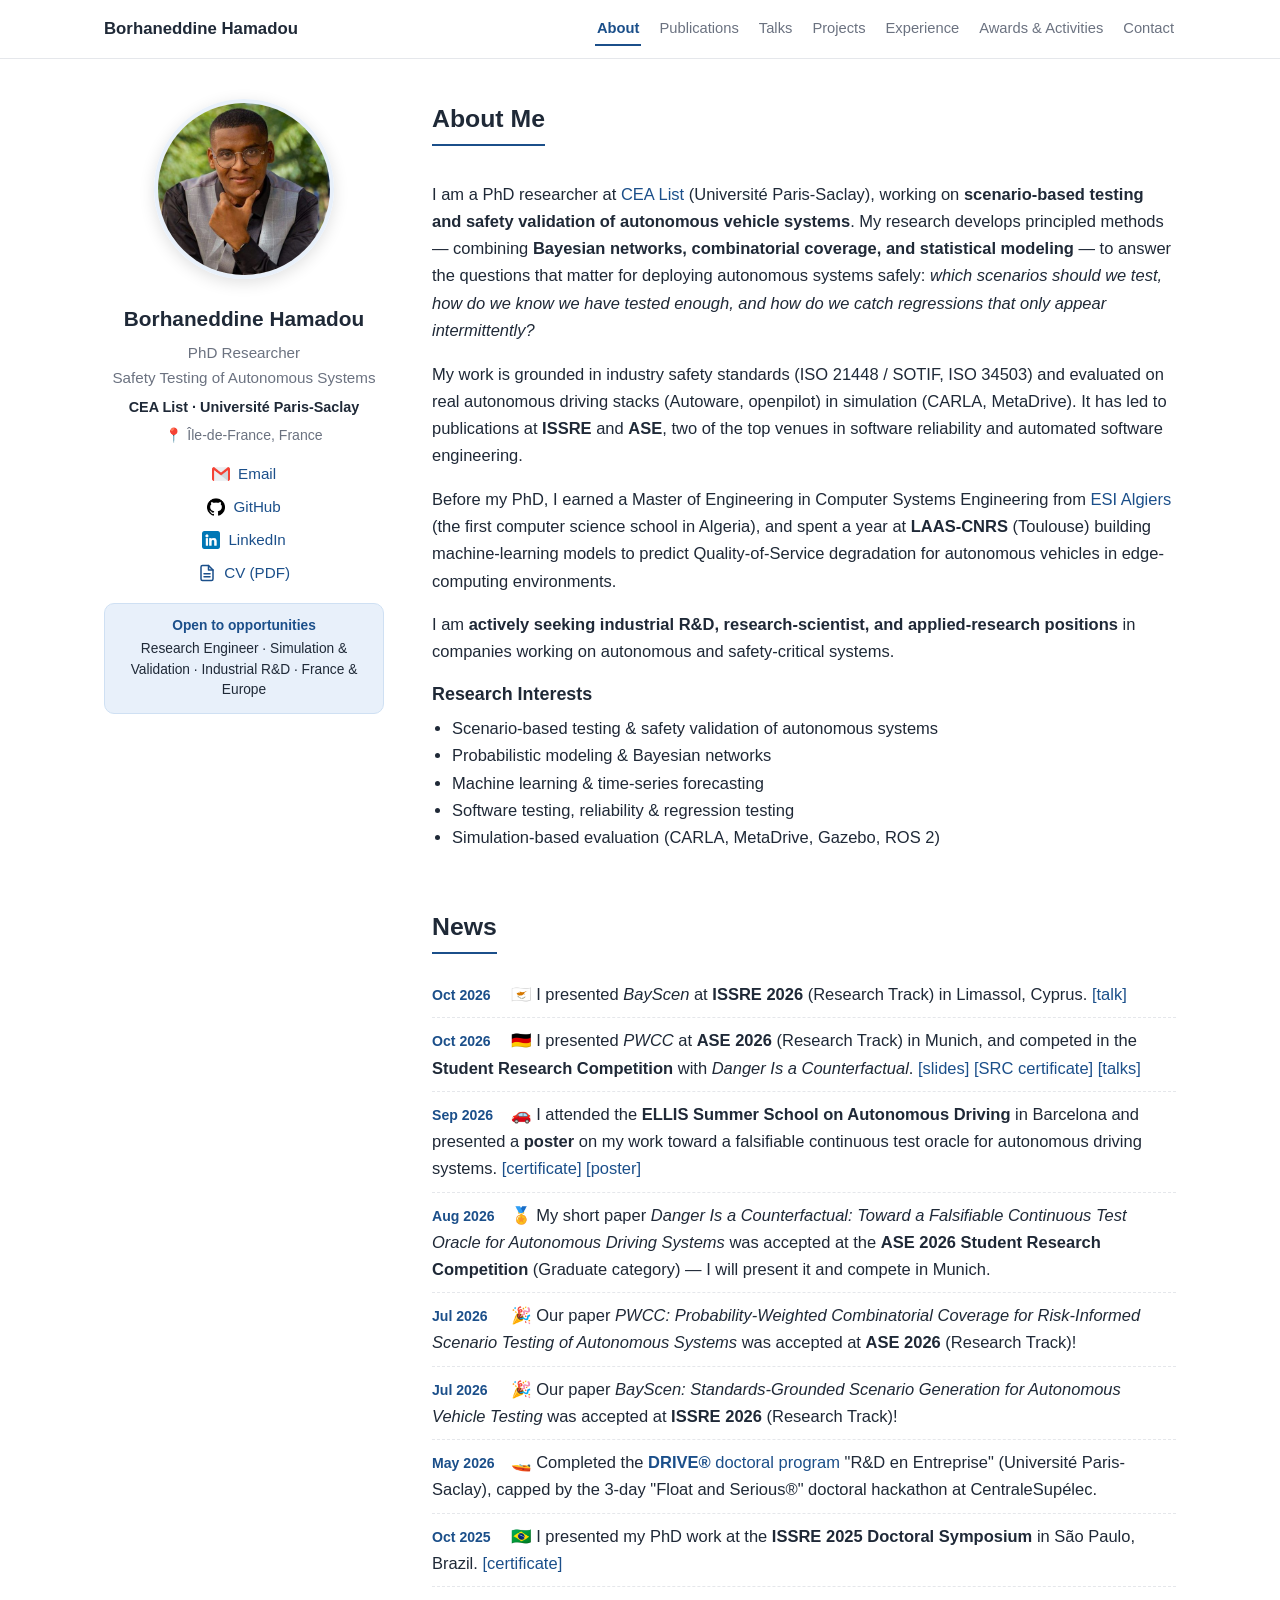
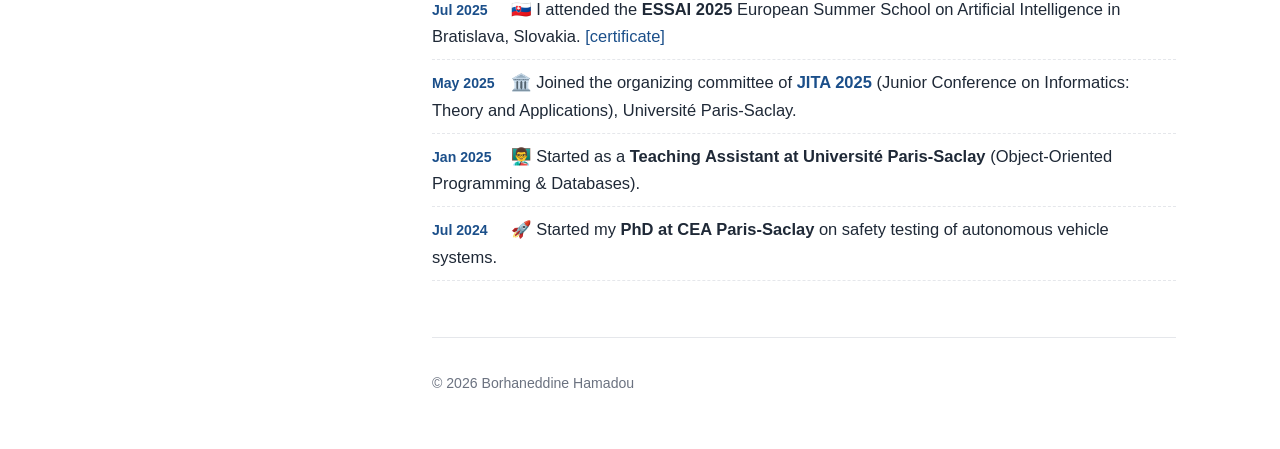
<file: index.html>
<!DOCTYPE html>
<html lang="en">
<head>
  <meta charset="UTF-8">
  <meta name="viewport" content="width=device-width, initial-scale=1.0">
  <title>Borhaneddine Hamadou — PhD Researcher in Autonomous Systems Safety Testing</title>
  <meta name="description" content="Borhaneddine Hamadou is a PhD researcher at CEA List, Université Paris-Saclay, working on scenario-based testing and safety validation of autonomous vehicle systems. Publications at ISSRE and ASE.">
  <meta name="author" content="Borhaneddine Hamadou">
  <meta name="keywords" content="Borhaneddine Hamadou, autonomous vehicles, scenario-based testing, safety validation, verification and validation, Bayesian networks, machine learning, PhD, CEA, Paris-Saclay, ISSRE, ASE, research scientist, industrial R&D">
  <link rel="canonical" href="https://borhaneddinehamadou.github.io/">

  <!-- Open Graph / social sharing -->
  <meta property="og:type" content="website">
  <meta property="og:title" content="Borhaneddine Hamadou — PhD Researcher in Autonomous Systems Safety Testing">
  <meta property="og:description" content="Borhaneddine Hamadou is a PhD researcher at CEA List, Université Paris-Saclay, working on scenario-based testing and safety validation of autonomous vehicle systems. Publications at ISSRE and ASE.">
  <meta property="og:image" content="https://borhaneddinehamadou.github.io/img/web/borhaneddine.jpg">
  <meta property="og:url" content="https://borhaneddinehamadou.github.io/">
  <meta name="twitter:card" content="summary">

  <link rel="icon" type="image/svg+xml" href="favicon.svg">
  <link rel="stylesheet" href="css/style.css">
  <script type="application/ld+json">
  {
    "@context": "https://schema.org",
    "@type": "Person",
    "name": "Borhaneddine Hamadou",
    "jobTitle": "PhD Researcher in Safety Testing of Autonomous Systems",
    "affiliation": [
      { "@type": "Organization", "name": "CEA List" },
      { "@type": "CollegeOrUniversity", "name": "Université Paris-Saclay" }
    ],
    "email": "mailto:borhaneddine.hamadou@cea.fr",
    "image": "https://borhaneddinehamadou.github.io/img/web/borhaneddine.jpg",
    "url": "https://borhaneddinehamadou.github.io/",
    "sameAs": [
      "https://github.com/BorhaneddineHamadou",
      "https://www.linkedin.com/in/borhaneddine-hamadou-48272431b/"
    ],
    "knowsAbout": ["Autonomous Vehicles", "Scenario-Based Testing", "Safety Validation", "Bayesian Networks", "Machine Learning", "Software Reliability"],
    "alumniOf": { "@type": "CollegeOrUniversity", "name": "École nationale Supérieure d'Informatique d'Alger (ESI)" }
  }
  </script>
</head>
<body>

<header class="site-nav" id="top">
  <nav aria-label="Main navigation">
    <a href="index.html" class="brand">Borhaneddine Hamadou</a>
    <input type="checkbox" id="nav-toggle" class="nav-toggle">
    <label for="nav-toggle" class="nav-toggle-label" title="Menu"><span class="nav-burger"></span><span class="sr-only">Menu</span></label>
    <div class="nav-links">
      <a href="index.html" class="active">About</a>
      <a href="publications.html">Publications</a>
      <a href="talks.html">Talks</a>
      <a href="projects.html">Projects</a>
      <a href="experience.html">Experience</a>
      <a href="activities.html">Awards &amp; Activities</a>
      <a href="contact.html">Contact</a>
    </div>
  </nav>
</header>

<div class="layout">

  <!-- ============ SIDEBAR ============ -->
  <aside class="sidebar">
    <img src="img/web/borhaneddine.jpg" alt="Portrait of Borhaneddine Hamadou" class="avatar" width="180" height="180">
    <h1 class="name">Borhaneddine Hamadou</h1>
    <p class="tagline">PhD Researcher<br>Safety Testing of Autonomous Systems</p>
    <p class="affil">CEA List · Université Paris-Saclay</p>
    <p class="location">📍 Île-de-France, France</p>
    <ul class="side-links">
      <li><a href="mailto:borhaneddine.hamadou@cea.fr"><img src="img/web/gmail.png" alt="" class="icon" width="18" height="18"> Email</a></li>
      <li><a href="https://github.com/BorhaneddineHamadou" target="_blank" rel="noopener"><img src="img/web/github.png" alt="" class="icon" width="18" height="18"> GitHub</a></li>
      <li><a href="https://www.linkedin.com/in/borhaneddine-hamadou-48272431b/" target="_blank" rel="noopener"><img src="img/web/linkedin.png" alt="" class="icon" width="18" height="18"> LinkedIn</a></li>
      <li><a href="docs/Hamadou_Borhaneddine_CV.pdf" target="_blank" rel="noopener"><img src="img/web/cv.svg" alt="" class="icon" width="18" height="18"> CV (PDF)</a></li>
    </ul>
    <div class="availability">
      <strong>Open to opportunities</strong>
      <span>Research Engineer &middot; Simulation &amp; Validation &middot; Industrial R&amp;D &middot; France &amp; Europe</span>
    </div>
  </aside>

  <!-- ============ MAIN ============ -->
  <main>

    <section id="about">
      <h2>About Me</h2>
      <p>
        I am a PhD researcher at <a href="https://list.cea.fr/en/" target="_blank" rel="noopener">CEA List</a> (Universit&eacute; Paris-Saclay),
        working on <strong>scenario-based testing and safety validation of autonomous vehicle systems</strong>.
        My research develops principled methods &mdash; combining <strong>Bayesian networks, combinatorial coverage, and statistical modeling</strong> &mdash;
        to answer the questions that matter for deploying autonomous systems safely: <em>which scenarios should we test, how do we know
        we have tested enough, and how do we catch regressions that only appear intermittently?</em>
      </p>
      <p>
        My work is grounded in industry safety standards (ISO 21448 / SOTIF, ISO 34503) and evaluated on real
        autonomous driving stacks (Autoware, openpilot) in simulation (CARLA, MetaDrive). It has led to publications at
        <strong>ISSRE</strong> and <strong>ASE</strong>, two of the top venues in software reliability and automated software engineering.
      </p>
      <p>
        Before my PhD, I earned a Master of Engineering in Computer Systems Engineering from
        <a href="https://www.esi.dz/" target="_blank" rel="noopener">ESI Algiers</a> (the first computer science school in Algeria), and spent a year at
        <strong>LAAS-CNRS</strong> (Toulouse) building machine-learning models to predict Quality-of-Service degradation for
        autonomous vehicles in edge-computing environments.
      </p>
      <p>
        I am <strong>actively seeking industrial R&amp;D, research-scientist, and applied-research
        positions</strong> in companies working on autonomous and safety-critical systems. 
        <!-- &mdash; where
        rigorous research meets real-world engineering. -->
      </p>
      <h3>Research Interests</h3>
      <ul class="interests">
        <li>Scenario-based testing &amp; safety validation of autonomous systems</li>
        <li>Probabilistic modeling &amp; Bayesian networks</li>
        <li>Machine learning &amp; time-series forecasting</li>
        <li>Software testing, reliability &amp; regression testing</li>
        <li>Simulation-based evaluation (CARLA, MetaDrive, Gazebo, ROS 2)</li>
      </ul>
    </section>

    <section id="news">
      <h2>News</h2>
      <ul class="news-list">
        <li><span class="news-date">Oct 2026</span> 🇨🇾 I presented <em>BayScen</em> at <strong>ISSRE 2026</strong> (Research Track) in Limassol, Cyprus. <a href="talks.html">[talk]</a></li>
        <li><span class="news-date">Oct 2026</span> 🇩🇪 I presented <em>PWCC</em> at <strong>ASE 2026</strong> (Research Track) in Munich, and competed in the <strong>Student Research Competition</strong> with <em>Danger Is a Counterfactual</em>. <a href="docs/slides/main_conference_PWCC.pdf" target="_blank" rel="noopener">[slides]</a> <a href="certifications/SRC_Certificate.pdf" target="_blank" rel="noopener">[SRC certificate]</a> <a href="talks.html">[talks]</a></li>
        <li><span class="news-date">Sep 2026</span> 🚗 I attended the <strong>ELLIS Summer School on Autonomous Driving</strong> in Barcelona and presented a <strong>poster</strong> on my work toward a falsifiable continuous test oracle for autonomous driving systems. <a href="certifications/Certificateofattendance_BorhaneddineHamadou.pdf" target="_blank" rel="noopener">[certificate]</a> <a href="docs/posters/ELLIS2026_Danger_Is_a_Counterfactual_poster.pdf" target="_blank" rel="noopener">[poster]</a></li>
        <li><span class="news-date">Aug 2026</span> 🏅 My short paper <em>Danger Is a Counterfactual: Toward a Falsifiable Continuous Test Oracle for Autonomous Driving Systems</em> was accepted at the <strong>ASE 2026 Student Research Competition</strong> (Graduate category) — I will present it and compete in Munich.</li>
        <li><span class="news-date">Jul 2026</span> 🎉 Our paper <em>PWCC: Probability-Weighted Combinatorial Coverage for Risk-Informed Scenario Testing of Autonomous Systems</em> was accepted at <strong>ASE 2026</strong> (Research Track)!</li>
        <li><span class="news-date">Jul 2026</span> 🎉 Our paper <em>BayScen: Standards-Grounded Scenario Generation for Autonomous Vehicle Testing</em> was accepted at <strong>ISSRE 2026</strong> (Research Track)!</li>
        <li><span class="news-date">May 2026</span> 🚤 Completed the <a href="https://www.universite-paris-saclay.fr/parcours-rd-en-entreprise#home200162" target="_blank" rel="noopener"><strong>DRIVE&reg;</strong> doctoral program</a> "R&amp;D en Entreprise" (Universit&eacute; Paris-Saclay), capped by the 3-day "Float and Serious&reg;" doctoral hackathon at CentraleSup&eacute;lec.</li>
        <li><span class="news-date">Oct 2025</span> 🇧🇷 I presented my PhD work at the <strong>ISSRE 2025 Doctoral Symposium</strong> in S&atilde;o Paulo, Brazil. <a href="certifications/ISSRE 2025.pdf" target="_blank" rel="noopener">[certificate]</a></li>
        <li><span class="news-date">Jul 2025</span> 🇸🇰 I attended the <strong>ESSAI 2025</strong> European Summer School on Artificial Intelligence in Bratislava, Slovakia. <a href="certifications/essai.pdf" target="_blank" rel="noopener">[certificate]</a></li>
        <li><span class="news-date">May 2025</span> 🏛️ Joined the organizing committee of <a href="https://jita2025.github.io/jita2025/" target="_blank" rel="noopener"><strong>JITA 2025</strong></a> (Junior Conference on Informatics: Theory and Applications), Universit&eacute; Paris-Saclay.</li>
        <li><span class="news-date">Jan 2025</span> 👨‍🏫 Started as a <strong>Teaching Assistant at Universit&eacute; Paris-Saclay</strong> (Object-Oriented Programming &amp; Databases).</li>
        <li><span class="news-date">Jul 2024</span> 🚀 Started my <strong>PhD at CEA Paris-Saclay</strong> on safety testing of autonomous vehicle systems.</li>
      </ul>
    </section>

    <footer>
      <p>© 2026 Borhaneddine Hamadou</p>
    </footer>

  </main>
</div>

</body>
</html>
</file>
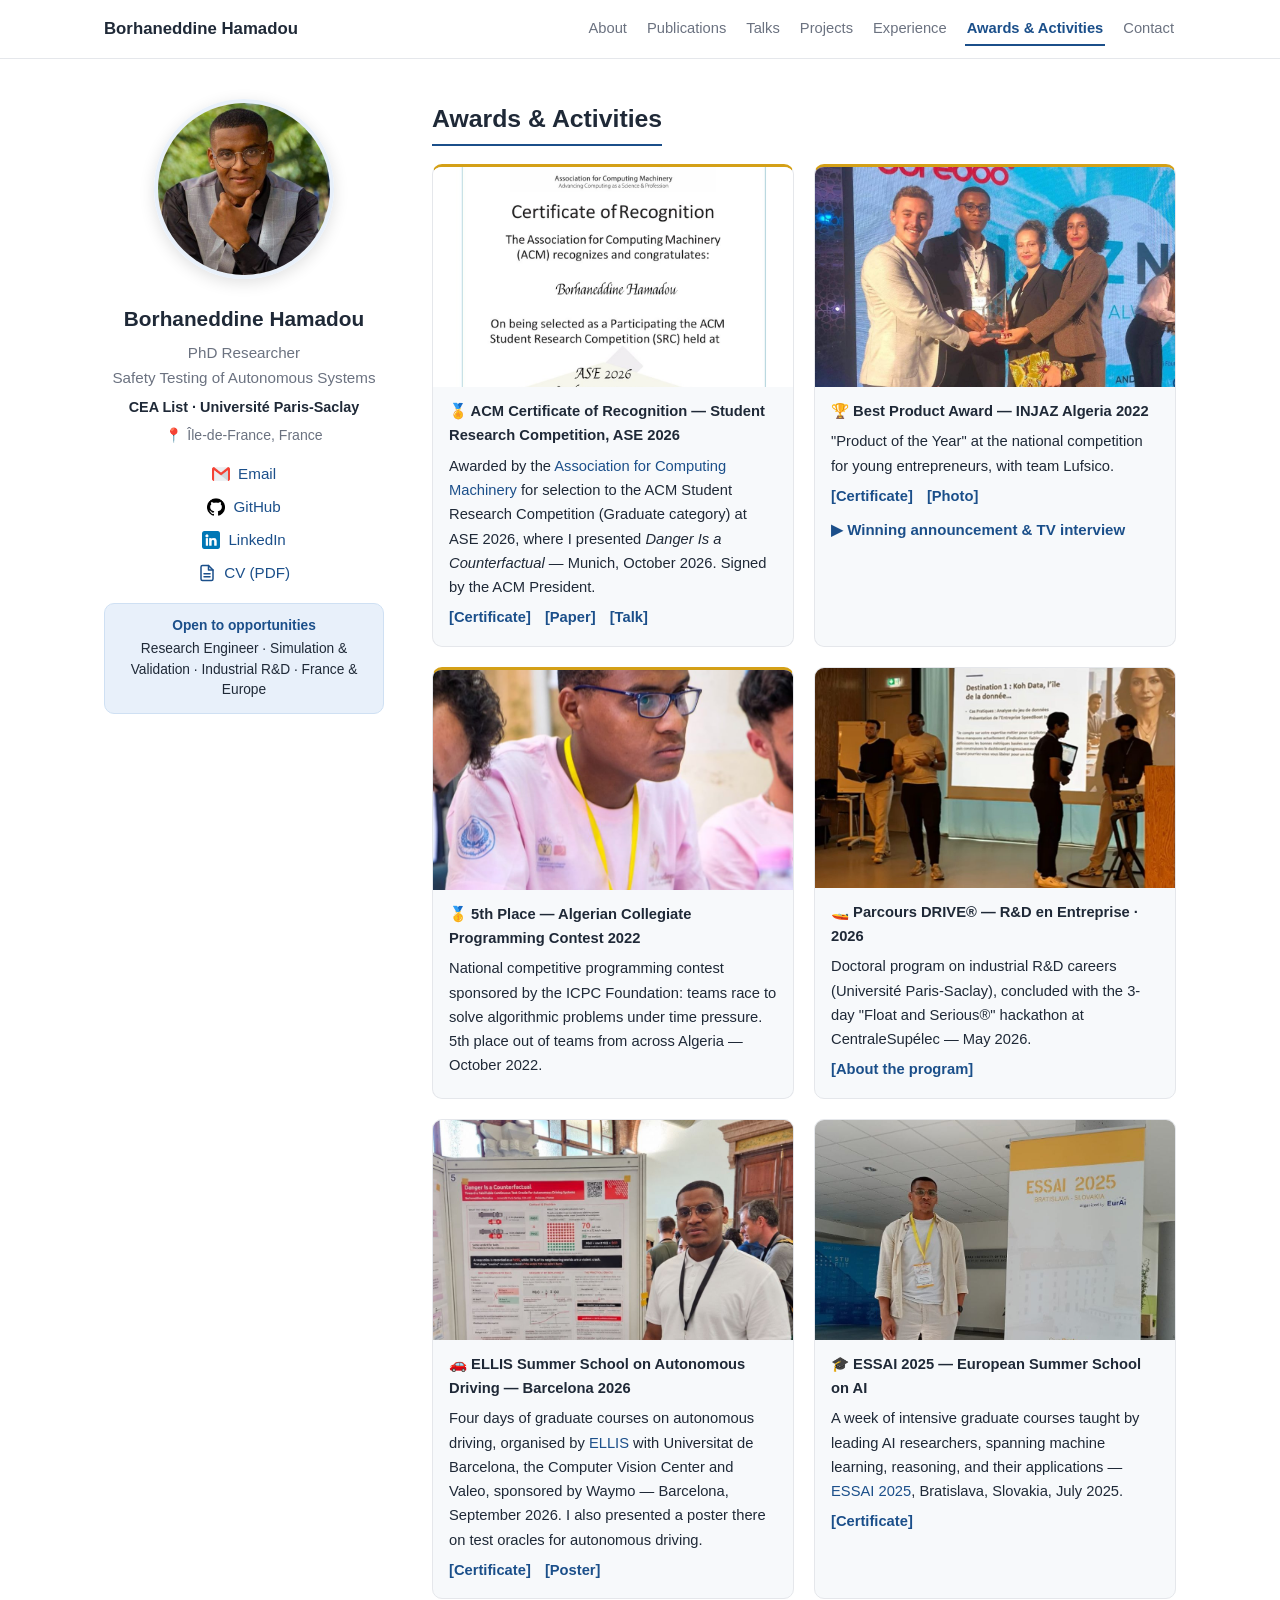
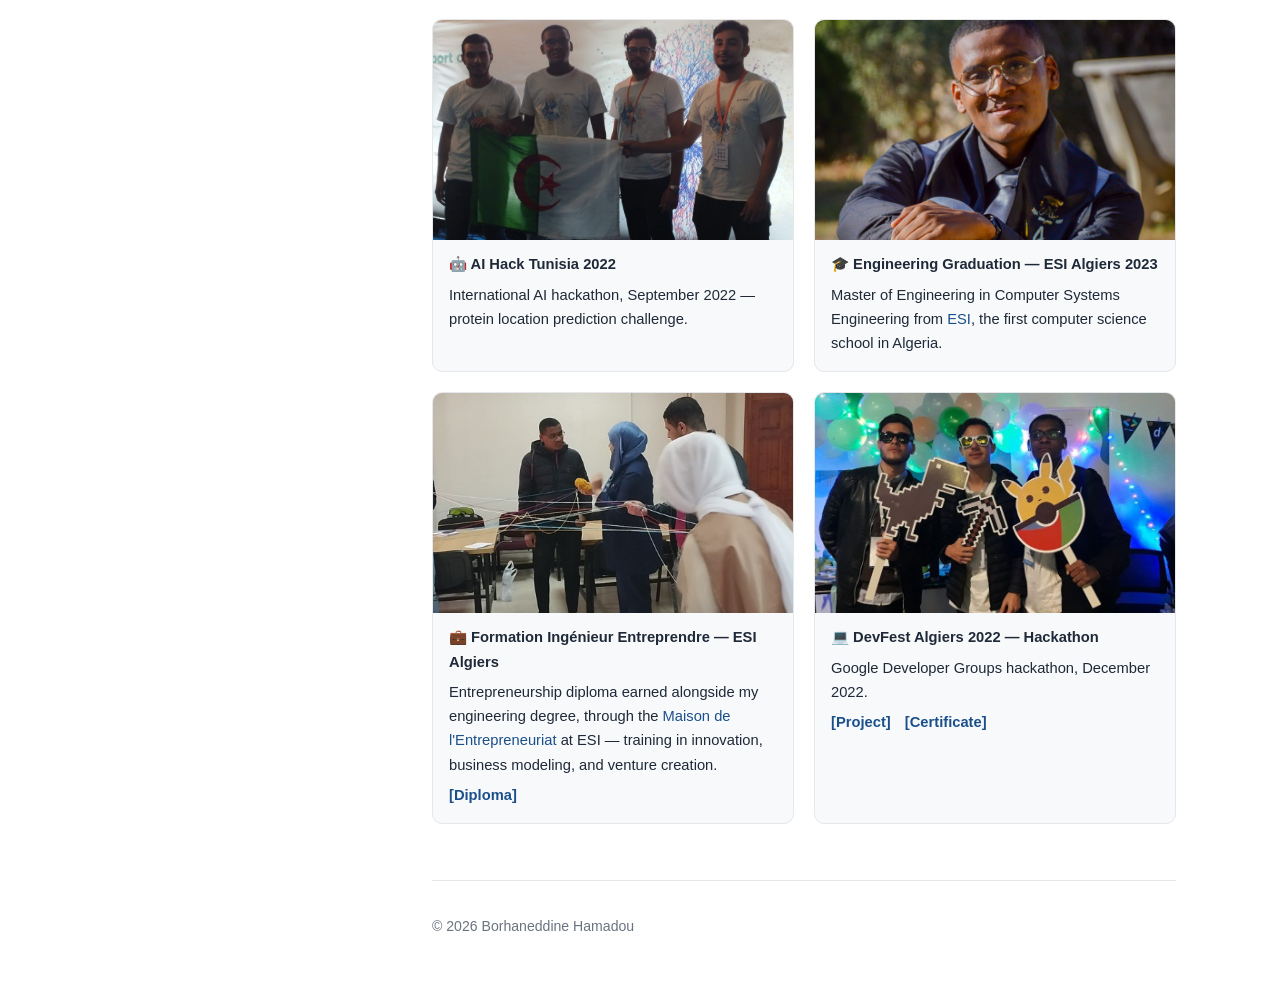
<file: activities.html>
<!DOCTYPE html>
<html lang="en">
<head>
  <meta charset="UTF-8">
  <meta name="viewport" content="width=device-width, initial-scale=1.0">
  <title>Awards &amp; Activities — Borhaneddine Hamadou</title>
  <meta name="description" content="Awards, competitions, summer schools, and hackathons: INJAZ Best Product, ICPC-sponsored ALCPC, ESSAI 2025, DRIVE program, and more.">
  <meta name="author" content="Borhaneddine Hamadou">
  <meta name="keywords" content="Borhaneddine Hamadou, autonomous vehicles, scenario-based testing, safety validation, verification and validation, Bayesian networks, machine learning, PhD, CEA, Paris-Saclay, ISSRE, ASE, research scientist, industrial R&D">
  <link rel="canonical" href="https://borhaneddinehamadou.github.io/activities.html">

  <!-- Open Graph / social sharing -->
  <meta property="og:type" content="website">
  <meta property="og:title" content="Awards &amp; Activities — Borhaneddine Hamadou">
  <meta property="og:description" content="Awards, competitions, summer schools, and hackathons: INJAZ Best Product, ICPC-sponsored ALCPC, ESSAI 2025, DRIVE program, and more.">
  <meta property="og:image" content="https://borhaneddinehamadou.github.io/img/web/borhaneddine.jpg">
  <meta property="og:url" content="https://borhaneddinehamadou.github.io/activities.html">
  <meta name="twitter:card" content="summary">

  <link rel="icon" type="image/svg+xml" href="favicon.svg">
  <link rel="stylesheet" href="css/style.css">
</head>
<body>

<header class="site-nav" id="top">
  <nav aria-label="Main navigation">
    <a href="index.html" class="brand">Borhaneddine Hamadou</a>
    <input type="checkbox" id="nav-toggle" class="nav-toggle">
    <label for="nav-toggle" class="nav-toggle-label" title="Menu"><span class="nav-burger"></span><span class="sr-only">Menu</span></label>
    <div class="nav-links">
      <a href="index.html">About</a>
      <a href="publications.html">Publications</a>
      <a href="talks.html">Talks</a>
      <a href="projects.html">Projects</a>
      <a href="experience.html">Experience</a>
      <a href="activities.html" class="active">Awards &amp; Activities</a>
      <a href="contact.html">Contact</a>
    </div>
  </nav>
</header>

<div class="layout">

  <!-- ============ SIDEBAR ============ -->
  <aside class="sidebar">
    <img src="img/web/borhaneddine.jpg" alt="Portrait of Borhaneddine Hamadou" class="avatar" width="180" height="180">
    <h1 class="name">Borhaneddine Hamadou</h1>
    <p class="tagline">PhD Researcher<br>Safety Testing of Autonomous Systems</p>
    <p class="affil">CEA List · Université Paris-Saclay</p>
    <p class="location">📍 Île-de-France, France</p>
    <ul class="side-links">
      <li><a href="mailto:borhaneddine.hamadou@cea.fr"><img src="img/web/gmail.png" alt="" class="icon" width="18" height="18"> Email</a></li>
      <li><a href="https://github.com/BorhaneddineHamadou" target="_blank" rel="noopener"><img src="img/web/github.png" alt="" class="icon" width="18" height="18"> GitHub</a></li>
      <li><a href="https://www.linkedin.com/in/borhaneddine-hamadou-48272431b/" target="_blank" rel="noopener"><img src="img/web/linkedin.png" alt="" class="icon" width="18" height="18"> LinkedIn</a></li>
      <li><a href="docs/Hamadou_Borhaneddine_CV.pdf" target="_blank" rel="noopener"><img src="img/web/cv.svg" alt="" class="icon" width="18" height="18"> CV (PDF)</a></li>
    </ul>
    <div class="availability">
      <strong>Open to opportunities</strong>
      <span>Research Engineer &middot; Simulation &amp; Validation &middot; Industrial R&amp;D &middot; France &amp; Europe</span>
    </div>
  </aside>

  <!-- ============ MAIN ============ -->
  <main>

    <section id="activities">
      <h2>Awards &amp; Activities</h2>
      <div class="gallery">

        <figure class="gallery-item award">
          <a href="certifications/SRC_Certificate.pdf" target="_blank" rel="noopener"><img src="img/web/SRC_certificate.jpg" alt="ACM Certificate of Recognition for the Student Research Competition at ASE 2026" loading="lazy" width="1000" height="1294"></a>
          <figcaption>
            <strong>🏅 ACM Certificate of Recognition &mdash; Student Research Competition, ASE 2026</strong>
            <p>Awarded by the <a href="https://www.acm.org/" target="_blank" rel="noopener">Association for Computing Machinery</a> for selection to the ACM Student Research Competition (Graduate category) at ASE 2026, where I presented <em>Danger Is a Counterfactual</em> &mdash; Munich, October 2026. Signed by the ACM President.</p>
            <p class="pub-links">
              <a href="certifications/SRC_Certificate.pdf" target="_blank" rel="noopener">[Certificate]</a>
              <a href="docs/papers/ase2026-src-paper21.pdf" target="_blank" rel="noopener">[Paper]</a>
              <a href="talks.html">[Talk]</a>
            </p>
          </figcaption>
        </figure>

        <figure class="gallery-item award">
          <a href="img/injaz2.jpg" target="_blank" rel="noopener"><img src="img/web/injaz2.jpg" alt="Team receiving the INJAZ 2022 Best Product trophy" loading="lazy" width="960" height="1280"></a>
          <figcaption>
            <strong>🏆 Best Product Award — INJAZ Algeria 2022</strong>
            <p>"Product of the Year" at the national competition for young entrepreneurs, with team Lufsico.</p>
            <p class="pub-links">
              <a href="certifications/injaz.pdf" target="_blank" rel="noopener">[Certificate]</a>
              <a href="img/injaz.jpg" target="_blank" rel="noopener">[Photo]</a>
            </p>
            <details class="video-details">
              <summary>▶ Winning announcement &amp; TV interview</summary>
              <video controls preload="none" width="100%">
                <source src="videos/lufsico_injaz.mp4" type="video/mp4">
                <a href="videos/lufsico_injaz.mp4">Download the video</a>.
              </video>
            </details>
          </figcaption>
        </figure>

        <figure class="gallery-item award">
          <a href="img/ALCPC.jpg" target="_blank" rel="noopener"><img src="img/web/ALCPC.jpg" alt="Borhaneddine at the Algerian Collegiate Programming Contest 2022" loading="lazy" width="853" height="1280"></a>
          <figcaption>
            <strong>🥇 5th Place — Algerian Collegiate Programming Contest 2022</strong>
            <p>National competitive programming contest sponsored by the ICPC Foundation: teams race to solve algorithmic problems under time pressure. 5th place out of teams from across Algeria — October 2022.</p>
          </figcaption>
        </figure>

        <figure class="gallery-item">
          <a href="img/DRIVE_Hack.png" target="_blank" rel="noopener"><img src="img/web/drive_hack.jpg" alt="Float and Serious doctoral hackathon at CentraleSupélec, parcours DRIVE" loading="lazy" width="1000" height="631"></a>
          <figcaption>
            <strong>🚤 Parcours DRIVE® — R&amp;D en Entreprise · 2026</strong>
            <p>Doctoral program on industrial R&amp;D careers (Université Paris-Saclay), concluded with the 3-day "Float and Serious®" hackathon at CentraleSupélec — May 2026.</p>
            <p class="pub-links">
              <a href="https://www.universite-paris-saclay.fr/parcours-rd-en-entreprise#home200162" target="_blank" rel="noopener">[About the program]</a>
            </p>
          </figcaption>
        </figure>

        <figure class="gallery-item">
          <a href="img/poster_presenting.jpg" target="_blank" rel="noopener"><img src="img/web/poster_presenting.jpg" alt="Borhaneddine Hamadou presenting his poster at the ELLIS Summer School on Autonomous Driving, Barcelona 2026" loading="lazy" width="960" height="1280"></a>
          <figcaption>
            <strong>🚗 ELLIS Summer School on Autonomous Driving &mdash; Barcelona 2026</strong>
            <p>Four days of graduate courses on autonomous driving, organised by <a href="https://ellis.eu/" target="_blank" rel="noopener">ELLIS</a> with Universitat de Barcelona, the Computer Vision Center and Valeo, sponsored by Waymo &mdash; Barcelona, September 2026. I also presented a poster there on test oracles for autonomous driving.</p>
            <p class="pub-links">
              <a href="certifications/Certificateofattendance_BorhaneddineHamadou.pdf" target="_blank" rel="noopener">[Certificate]</a>
              <a href="docs/posters/ELLIS2026_Danger_Is_a_Counterfactual_poster.pdf" target="_blank" rel="noopener">[Poster]</a>
            </p>
          </figcaption>
        </figure>

        <figure class="gallery-item">
          <a href="img/essai.jpg" target="_blank" rel="noopener"><img src="img/web/essai.jpg" alt="Borhaneddine at ESSAI 2025 summer school in Bratislava" loading="lazy" width="960" height="1280"></a>
          <figcaption>
            <strong>🎓 ESSAI 2025 — European Summer School on AI</strong>
            <p>A week of intensive graduate courses taught by leading AI researchers, spanning machine learning, reasoning, and their applications — <a href="https://essai2025.eu/" target="_blank" rel="noopener">ESSAI 2025</a>, Bratislava, Slovakia, July 2025.</p>
            <p class="pub-links"><a href="certifications/essai.pdf" target="_blank" rel="noopener">[Certificate]</a></p>
          </figcaption>
        </figure>

        <figure class="gallery-item">
          <a href="img/AI Hack tunisia.jpg" target="_blank" rel="noopener"><img src="img/web/AI_Hack_tunisia.jpg" alt="AI Hack Tunisia 2022 hackathon" loading="lazy" width="1000" height="562"></a>
          <figcaption>
            <strong>🤖 AI Hack Tunisia 2022</strong>
            <p>International AI hackathon, September 2022 — protein location prediction challenge.</p>
          </figcaption>
        </figure>

        <figure class="gallery-item">
          <a href="img/graduation.jpg" target="_blank" rel="noopener"><img src="img/web/graduation.jpg" alt="Graduation from ESI Algiers" loading="lazy" width="851" height="1280"></a>
          <figcaption>
            <strong>🎓 Engineering Graduation — ESI Algiers 2023</strong>
            <p>Master of Engineering in Computer Systems Engineering from <a href="https://www.esi.dz/" target="_blank" rel="noopener">ESI</a>, the first computer science school in Algeria.</p>
          </figcaption>
        </figure>

        <figure class="gallery-item">
          <a href="img/FIE.png" target="_blank" rel="noopener"><img src="img/web/fie.jpg" alt="Formation Ingénieur Entreprendre at ESI Algiers" loading="lazy" width="1000" height="694"></a>
          <figcaption>
            <strong>💼 Formation Ingénieur Entreprendre — ESI Algiers</strong>
            <p>Entrepreneurship diploma earned alongside my engineering degree, through the <a href="https://www.esi.dz/maison-dentrepreneuriat/" target="_blank" rel="noopener">Maison de l'Entrepreneuriat</a> at ESI — training in innovation, business modeling, and venture creation.</p>
            <p class="pub-links"><a href="certifications/Diplome_FIE.pdf" target="_blank" rel="noopener">[Diploma]</a></p>
          </figcaption>
        </figure>

        <figure class="gallery-item">
          <a href="img/devfest.jpg" target="_blank" rel="noopener"><img src="img/web/devfest.jpg" alt="DevFest Algiers 2022 hackathon" loading="lazy" width="1000" height="485"></a>
          <figcaption>
            <strong>💻 DevFest Algiers 2022 — Hackathon</strong>
            <p>Google Developer Groups hackathon, December 2022.</p>
            <p class="pub-links">
              <a href="https://devpost.com/software/memo-pj7uer" target="_blank" rel="noopener">[Project]</a>
              <a href="certifications/DEVFEST ALGIERS 2022.pdf" target="_blank" rel="noopener">[Certificate]</a>
            </p>
          </figcaption>
        </figure>

      </div>
    </section>

    <footer>
      <p>© 2026 Borhaneddine Hamadou</p>
    </footer>

  </main>
</div>

</body>
</html>
</file>
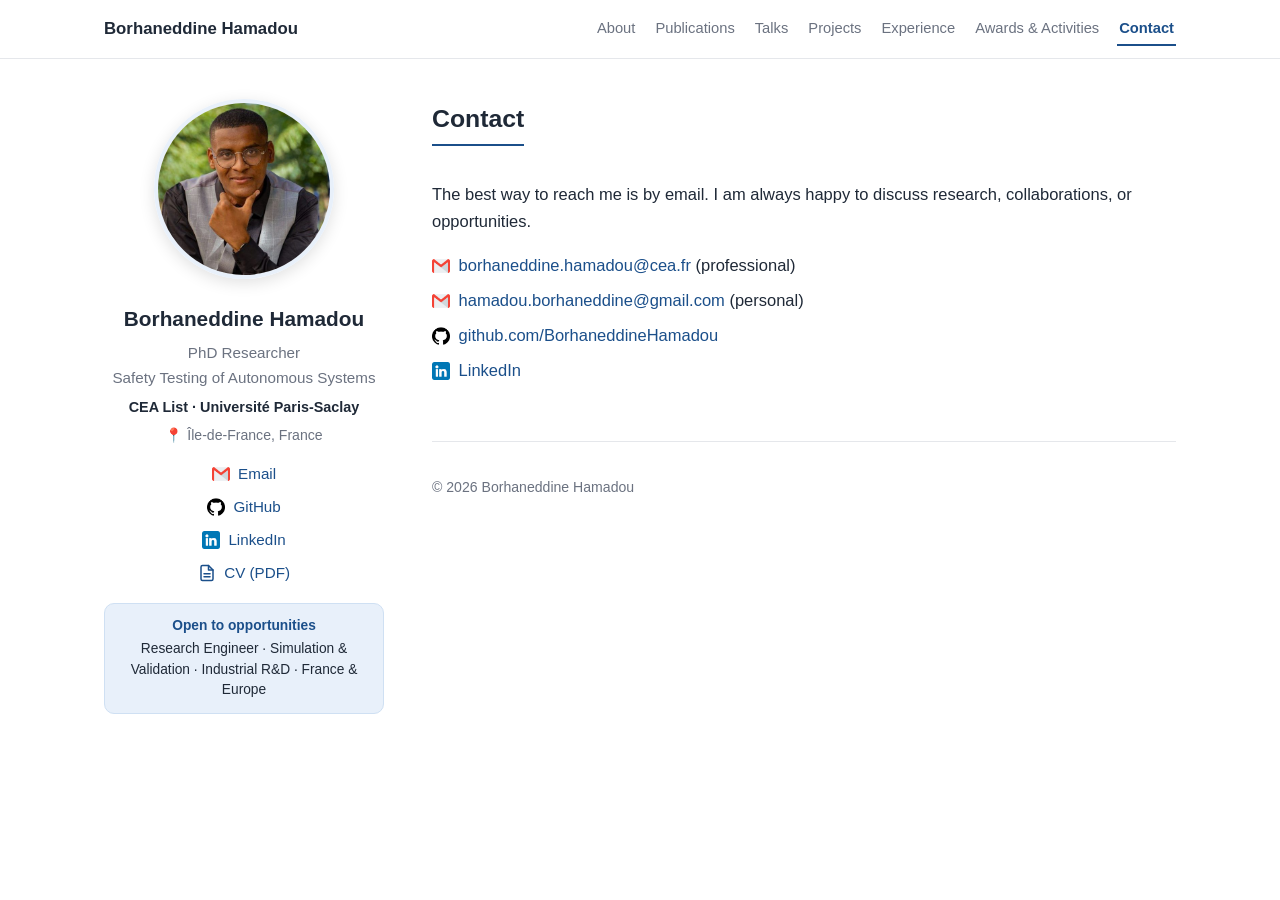
<file: contact.html>
<!DOCTYPE html>
<html lang="en">
<head>
  <meta charset="UTF-8">
  <meta name="viewport" content="width=device-width, initial-scale=1.0">
  <title>Contact — Borhaneddine Hamadou</title>
  <meta name="description" content="Get in touch with Borhaneddine Hamadou — PhD researcher in autonomous systems safety testing.">
  <meta name="author" content="Borhaneddine Hamadou">
  <meta name="keywords" content="Borhaneddine Hamadou, autonomous vehicles, scenario-based testing, safety validation, verification and validation, Bayesian networks, machine learning, PhD, CEA, Paris-Saclay, ISSRE, ASE, research scientist, industrial R&D">
  <link rel="canonical" href="https://borhaneddinehamadou.github.io/contact.html">

  <!-- Open Graph / social sharing -->
  <meta property="og:type" content="website">
  <meta property="og:title" content="Contact — Borhaneddine Hamadou">
  <meta property="og:description" content="Get in touch with Borhaneddine Hamadou — PhD researcher in autonomous systems safety testing.">
  <meta property="og:image" content="https://borhaneddinehamadou.github.io/img/web/borhaneddine.jpg">
  <meta property="og:url" content="https://borhaneddinehamadou.github.io/contact.html">
  <meta name="twitter:card" content="summary">

  <link rel="icon" type="image/svg+xml" href="favicon.svg">
  <link rel="stylesheet" href="css/style.css">
</head>
<body>

<header class="site-nav" id="top">
  <nav aria-label="Main navigation">
    <a href="index.html" class="brand">Borhaneddine Hamadou</a>
    <input type="checkbox" id="nav-toggle" class="nav-toggle">
    <label for="nav-toggle" class="nav-toggle-label" title="Menu"><span class="nav-burger"></span><span class="sr-only">Menu</span></label>
    <div class="nav-links">
      <a href="index.html">About</a>
      <a href="publications.html">Publications</a>
      <a href="talks.html">Talks</a>
      <a href="projects.html">Projects</a>
      <a href="experience.html">Experience</a>
      <a href="activities.html">Awards &amp; Activities</a>
      <a href="contact.html" class="active">Contact</a>
    </div>
  </nav>
</header>

<div class="layout">

  <!-- ============ SIDEBAR ============ -->
  <aside class="sidebar">
    <img src="img/web/borhaneddine.jpg" alt="Portrait of Borhaneddine Hamadou" class="avatar" width="180" height="180">
    <h1 class="name">Borhaneddine Hamadou</h1>
    <p class="tagline">PhD Researcher<br>Safety Testing of Autonomous Systems</p>
    <p class="affil">CEA List · Université Paris-Saclay</p>
    <p class="location">📍 Île-de-France, France</p>
    <ul class="side-links">
      <li><a href="mailto:borhaneddine.hamadou@cea.fr"><img src="img/web/gmail.png" alt="" class="icon" width="18" height="18"> Email</a></li>
      <li><a href="https://github.com/BorhaneddineHamadou" target="_blank" rel="noopener"><img src="img/web/github.png" alt="" class="icon" width="18" height="18"> GitHub</a></li>
      <li><a href="https://www.linkedin.com/in/borhaneddine-hamadou-48272431b/" target="_blank" rel="noopener"><img src="img/web/linkedin.png" alt="" class="icon" width="18" height="18"> LinkedIn</a></li>
      <li><a href="docs/Hamadou_Borhaneddine_CV.pdf" target="_blank" rel="noopener"><img src="img/web/cv.svg" alt="" class="icon" width="18" height="18"> CV (PDF)</a></li>
    </ul>
    <div class="availability">
      <strong>Open to opportunities</strong>
      <span>Research Engineer &middot; Simulation &amp; Validation &middot; Industrial R&amp;D &middot; France &amp; Europe</span>
    </div>
  </aside>

  <!-- ============ MAIN ============ -->
  <main>

    <section id="contact">
      <h2>Contact</h2>
      <p>The best way to reach me is by email. I am always happy to discuss research, collaborations, or opportunities.</p>
      <ul class="contact-list">
        <li><img src="img/web/gmail.png" alt="" class="icon" width="18" height="18"> <a href="mailto:borhaneddine.hamadou@cea.fr">borhaneddine.hamadou@cea.fr</a> (professional)</li>
        <li><img src="img/web/gmail.png" alt="" class="icon" width="18" height="18"> <a href="mailto:hamadou.borhaneddine@gmail.com">hamadou.borhaneddine@gmail.com</a> (personal)</li>
        <li><img src="img/web/github.png" alt="" class="icon" width="18" height="18"> <a href="https://github.com/BorhaneddineHamadou" target="_blank" rel="noopener">github.com/BorhaneddineHamadou</a></li>
        <li><img src="img/web/linkedin.png" alt="" class="icon" width="18" height="18"> <a href="https://www.linkedin.com/in/borhaneddine-hamadou-48272431b/" target="_blank" rel="noopener">LinkedIn</a></li>
      </ul>
    </section>

    <footer>
      <p>© 2026 Borhaneddine Hamadou</p>
    </footer>

  </main>
</div>

</body>
</html>
</file>
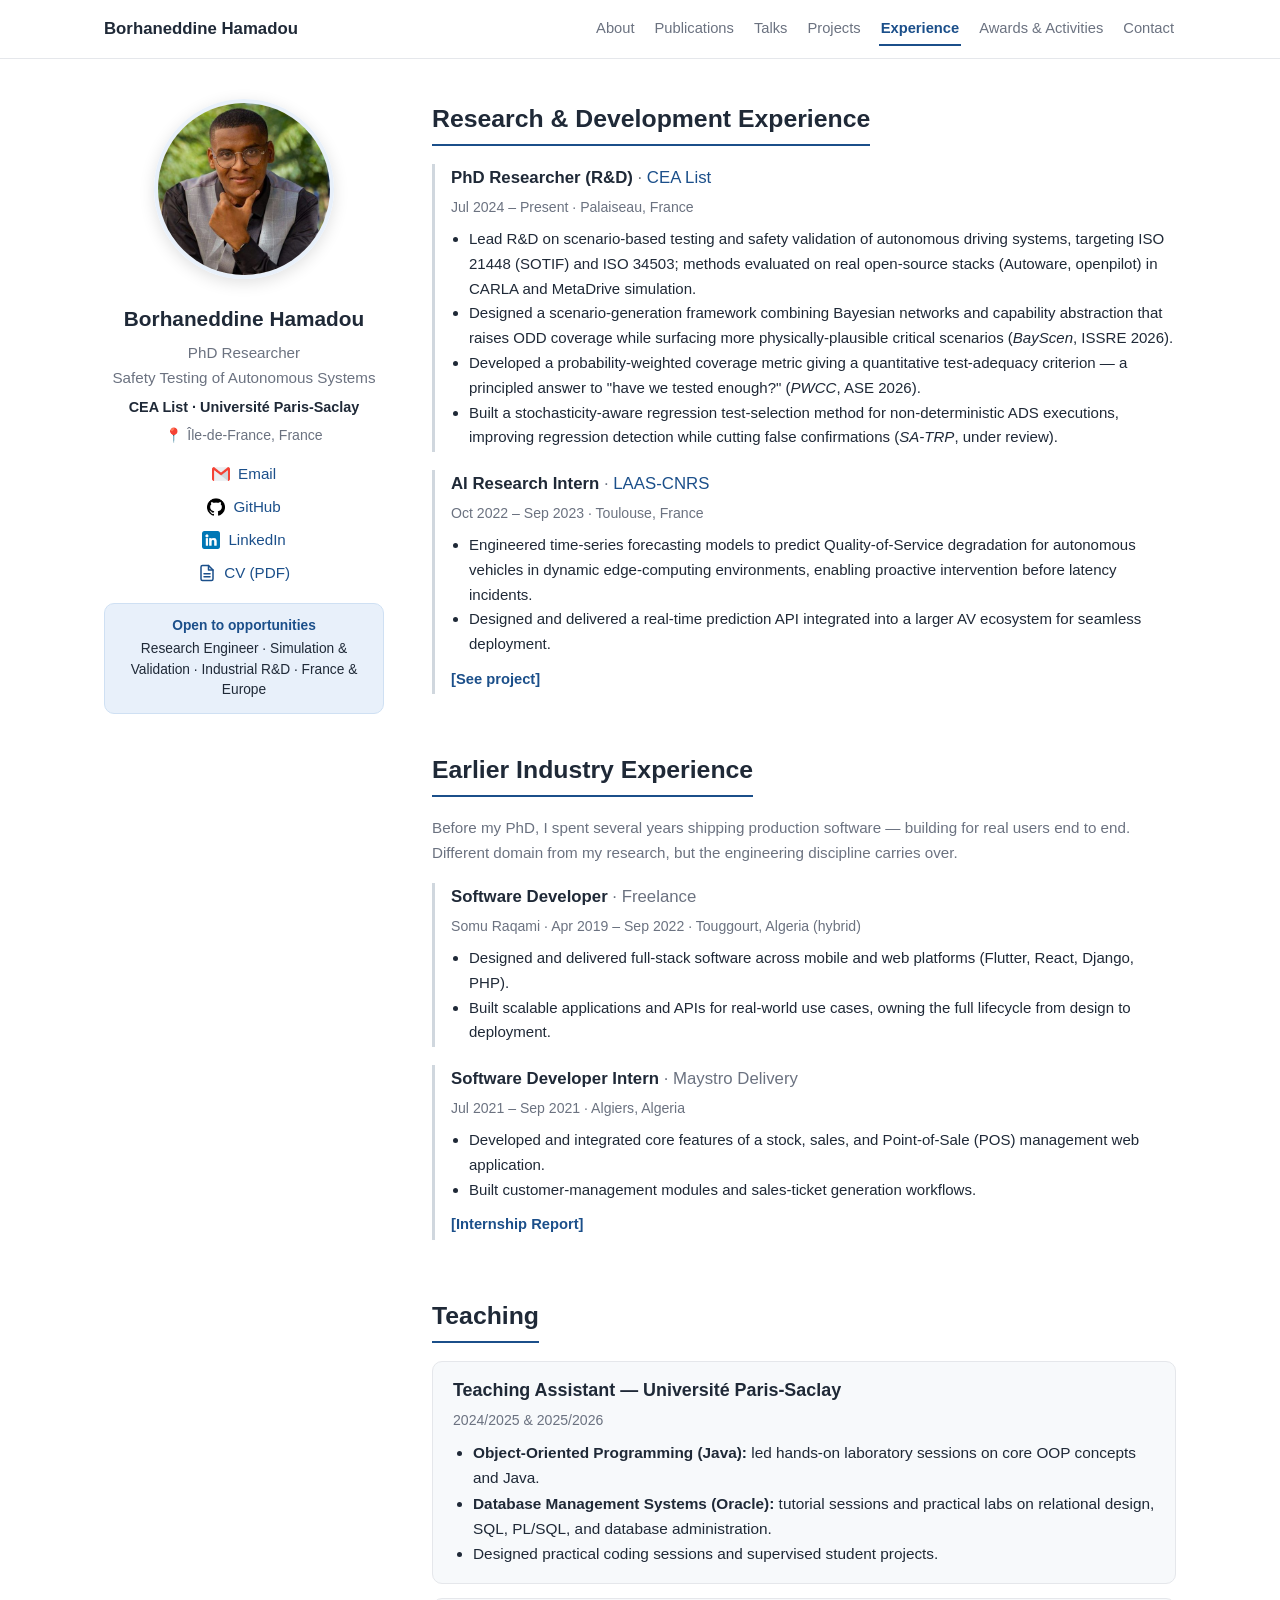
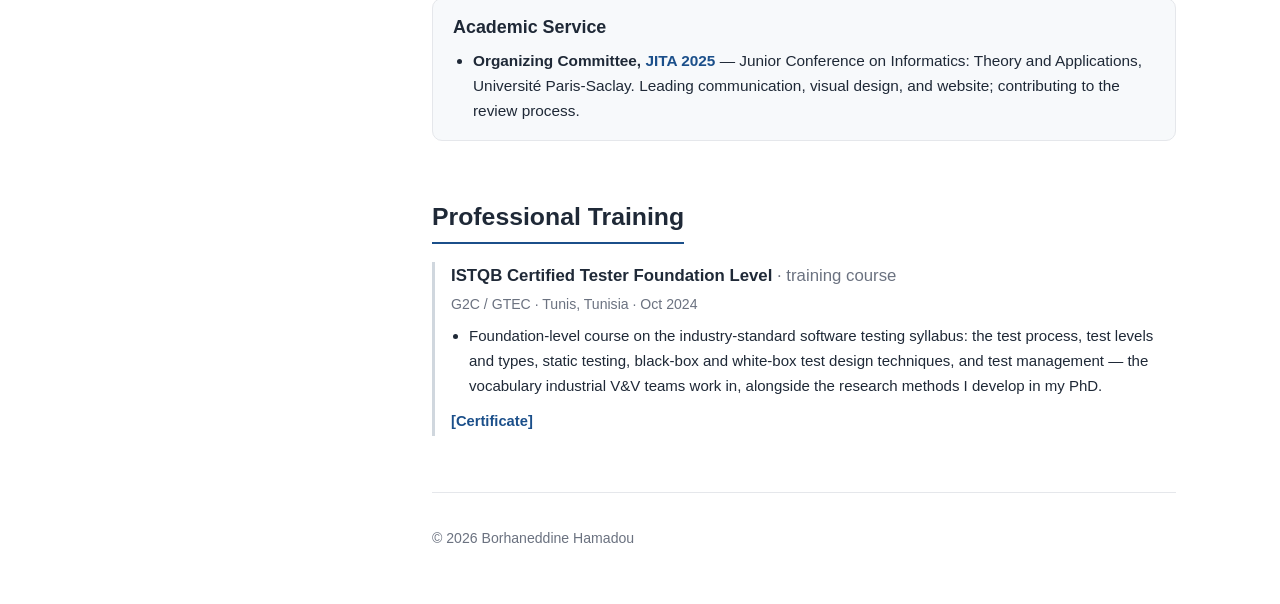
<file: experience.html>
<!DOCTYPE html>
<html lang="en">
<head>
  <meta charset="UTF-8">
  <meta name="viewport" content="width=device-width, initial-scale=1.0">
  <title>Experience &amp; Teaching — Borhaneddine Hamadou</title>
  <meta name="description" content="Research & development experience at CEA List, teaching at Université Paris-Saclay, and earlier industry software-development experience of Borhaneddine Hamadou.">
  <meta name="author" content="Borhaneddine Hamadou">
  <meta name="keywords" content="Borhaneddine Hamadou, autonomous vehicles, scenario-based testing, safety validation, verification and validation, Bayesian networks, machine learning, PhD, CEA, Paris-Saclay, ISSRE, ASE, research scientist, industrial R&D">
  <link rel="canonical" href="https://borhaneddinehamadou.github.io/experience.html">

  <!-- Open Graph / social sharing -->
  <meta property="og:type" content="website">
  <meta property="og:title" content="Experience &amp; Teaching — Borhaneddine Hamadou">
  <meta property="og:description" content="Research & development experience at CEA List, teaching at Université Paris-Saclay, and earlier industry software-development experience of Borhaneddine Hamadou.">
  <meta property="og:image" content="https://borhaneddinehamadou.github.io/img/web/borhaneddine.jpg">
  <meta property="og:url" content="https://borhaneddinehamadou.github.io/experience.html">
  <meta name="twitter:card" content="summary">

  <link rel="icon" type="image/svg+xml" href="favicon.svg">
  <link rel="stylesheet" href="css/style.css">
</head>
<body>

<header class="site-nav" id="top">
  <nav aria-label="Main navigation">
    <a href="index.html" class="brand">Borhaneddine Hamadou</a>
    <input type="checkbox" id="nav-toggle" class="nav-toggle">
    <label for="nav-toggle" class="nav-toggle-label" title="Menu"><span class="nav-burger"></span><span class="sr-only">Menu</span></label>
    <div class="nav-links">
      <a href="index.html">About</a>
      <a href="publications.html">Publications</a>
      <a href="talks.html">Talks</a>
      <a href="projects.html">Projects</a>
      <a href="experience.html" class="active">Experience</a>
      <a href="activities.html">Awards &amp; Activities</a>
      <a href="contact.html">Contact</a>
    </div>
  </nav>
</header>

<div class="layout">

  <!-- ============ SIDEBAR ============ -->
  <aside class="sidebar">
    <img src="img/web/borhaneddine.jpg" alt="Portrait of Borhaneddine Hamadou" class="avatar" width="180" height="180">
    <h1 class="name">Borhaneddine Hamadou</h1>
    <p class="tagline">PhD Researcher<br>Safety Testing of Autonomous Systems</p>
    <p class="affil">CEA List · Université Paris-Saclay</p>
    <p class="location">📍 Île-de-France, France</p>
    <ul class="side-links">
      <li><a href="mailto:borhaneddine.hamadou@cea.fr"><img src="img/web/gmail.png" alt="" class="icon" width="18" height="18"> Email</a></li>
      <li><a href="https://github.com/BorhaneddineHamadou" target="_blank" rel="noopener"><img src="img/web/github.png" alt="" class="icon" width="18" height="18"> GitHub</a></li>
      <li><a href="https://www.linkedin.com/in/borhaneddine-hamadou-48272431b/" target="_blank" rel="noopener"><img src="img/web/linkedin.png" alt="" class="icon" width="18" height="18"> LinkedIn</a></li>
      <li><a href="docs/Hamadou_Borhaneddine_CV.pdf" target="_blank" rel="noopener"><img src="img/web/cv.svg" alt="" class="icon" width="18" height="18"> CV (PDF)</a></li>
    </ul>
    <div class="availability">
      <strong>Open to opportunities</strong>
      <span>Research Engineer &middot; Simulation &amp; Validation &middot; Industrial R&amp;D &middot; France &amp; Europe</span>
    </div>
  </aside>

  <!-- ============ MAIN ============ -->
  <main>

    <section id="experience">
      <h2>Research &amp; Development Experience</h2>

      <article class="exp-item">
        <h3>PhD Researcher (R&amp;D) <span class="exp-type">· <a href="https://list.cea.fr/en/" target="_blank" rel="noopener">CEA List</a></span></h3>
        <p class="project-meta">Jul 2024 – Present · Palaiseau, France</p>
        <ul>
          <li>Lead R&amp;D on scenario-based testing and safety validation of autonomous driving systems, targeting ISO 21448 (SOTIF) and ISO 34503; methods evaluated on real open-source stacks (Autoware, openpilot) in CARLA and MetaDrive simulation.</li>
          <li>Designed a scenario-generation framework combining Bayesian networks and capability abstraction that raises ODD coverage while surfacing more physically-plausible critical scenarios (<em>BayScen</em>, ISSRE 2026).</li>
          <li>Developed a probability-weighted coverage metric giving a quantitative test-adequacy criterion — a principled answer to "have we tested enough?" (<em>PWCC</em>, ASE 2026).</li>
          <li>Built a stochasticity-aware regression test-selection method for non-deterministic ADS executions, improving regression detection while cutting false confirmations (<em>SA-TRP</em>, under review).</li>
        </ul>
      </article>

      <article class="exp-item">
        <h3>AI Research Intern <span class="exp-type">· <a href="https://www.laas.fr/en/" target="_blank" rel="noopener">LAAS-CNRS</a></span></h3>
        <p class="project-meta">Oct 2022 – Sep 2023 · Toulouse, France</p>
        <ul>
          <li>Engineered time-series forecasting models to predict Quality-of-Service degradation for autonomous vehicles in dynamic edge-computing environments, enabling proactive intervention before latency incidents.</li>
          <li>Designed and delivered a real-time prediction API integrated into a larger AV ecosystem for seamless deployment.</li>
        </ul>
        <p class="pub-links"><a href="projects.html">[See project]</a></p>
      </article>
    </section>

    <section id="earlier-experience">
      <h2>Earlier Industry Experience</h2>
      <p class="section-note">Before my PhD, I spent several years shipping production software — building for real users end to end. Different domain from my research, but the engineering discipline carries over.</p>

      <article class="exp-item">
        <h3>Software Developer <span class="exp-type">· Freelance</span></h3>
        <p class="project-meta">Somu Raqami · Apr 2019 – Sep 2022 · Touggourt, Algeria (hybrid)</p>
        <ul>
          <li>Designed and delivered full-stack software across mobile and web platforms (Flutter, React, Django, PHP).</li>
          <li>Built scalable applications and APIs for real-world use cases, owning the full lifecycle from design to deployment.</li>
        </ul>
      </article>

      <article class="exp-item">
        <h3>Software Developer Intern <span class="exp-type">· Maystro Delivery</span></h3>
        <p class="project-meta">Jul 2021 – Sep 2021 · Algiers, Algeria</p>
        <ul>
          <li>Developed and integrated core features of a stock, sales, and Point-of-Sale (POS) management web application.</li>
          <li>Built customer-management modules and sales-ticket generation workflows.</li>
        </ul>
        <p class="pub-links"><a href="docs/spe.pdf" target="_blank" rel="noopener">[Internship Report]</a></p>
      </article>
    </section>

    <section id="teaching">
      <h2>Teaching</h2>
      <article class="teaching-item">
        <h3>Teaching Assistant — Université Paris-Saclay</h3>
        <p class="project-meta">2024/2025 &amp; 2025/2026</p>
        <ul>
          <li><strong>Object-Oriented Programming (Java):</strong> led hands-on laboratory sessions on core OOP concepts and Java.</li>
          <li><strong>Database Management Systems (Oracle):</strong> tutorial sessions and practical labs on relational design, SQL, PL/SQL, and database administration.</li>
          <li>Designed practical coding sessions and supervised student projects.</li>
        </ul>
      </article>
      <article class="teaching-item">
        <h3>Academic Service</h3>
        <ul>
          <li><strong>Organizing Committee, <a href="https://jita2025.github.io/jita2025/" target="_blank" rel="noopener">JITA 2025</a></strong> — Junior Conference on Informatics: Theory and Applications, Université Paris-Saclay. Leading communication, visual design, and website; contributing to the review process.</li>
        </ul>
      </article>
    </section>

    <section id="training">
      <h2>Professional Training</h2>
      <article class="exp-item">
        <h3>ISTQB Certified Tester Foundation Level <span class="exp-type">· training course</span></h3>
        <p class="project-meta">G2C / GTEC · Tunis, Tunisia · Oct 2024</p>
        <ul>
          <li>Foundation-level course on the industry-standard software testing syllabus: the test process, test levels and types, static testing, black-box and white-box test design techniques, and test management — the vocabulary industrial V&amp;V teams work in, alongside the research methods I develop in my PhD.</li>
        </ul>
        <p class="pub-links"><a href="certifications/ISTQB_Training_redacted.pdf" target="_blank" rel="noopener">[Certificate]</a></p>
      </article>
    </section>

    <footer>
      <p>© 2026 Borhaneddine Hamadou</p>
    </footer>

  </main>
</div>

</body>
</html>
</file>
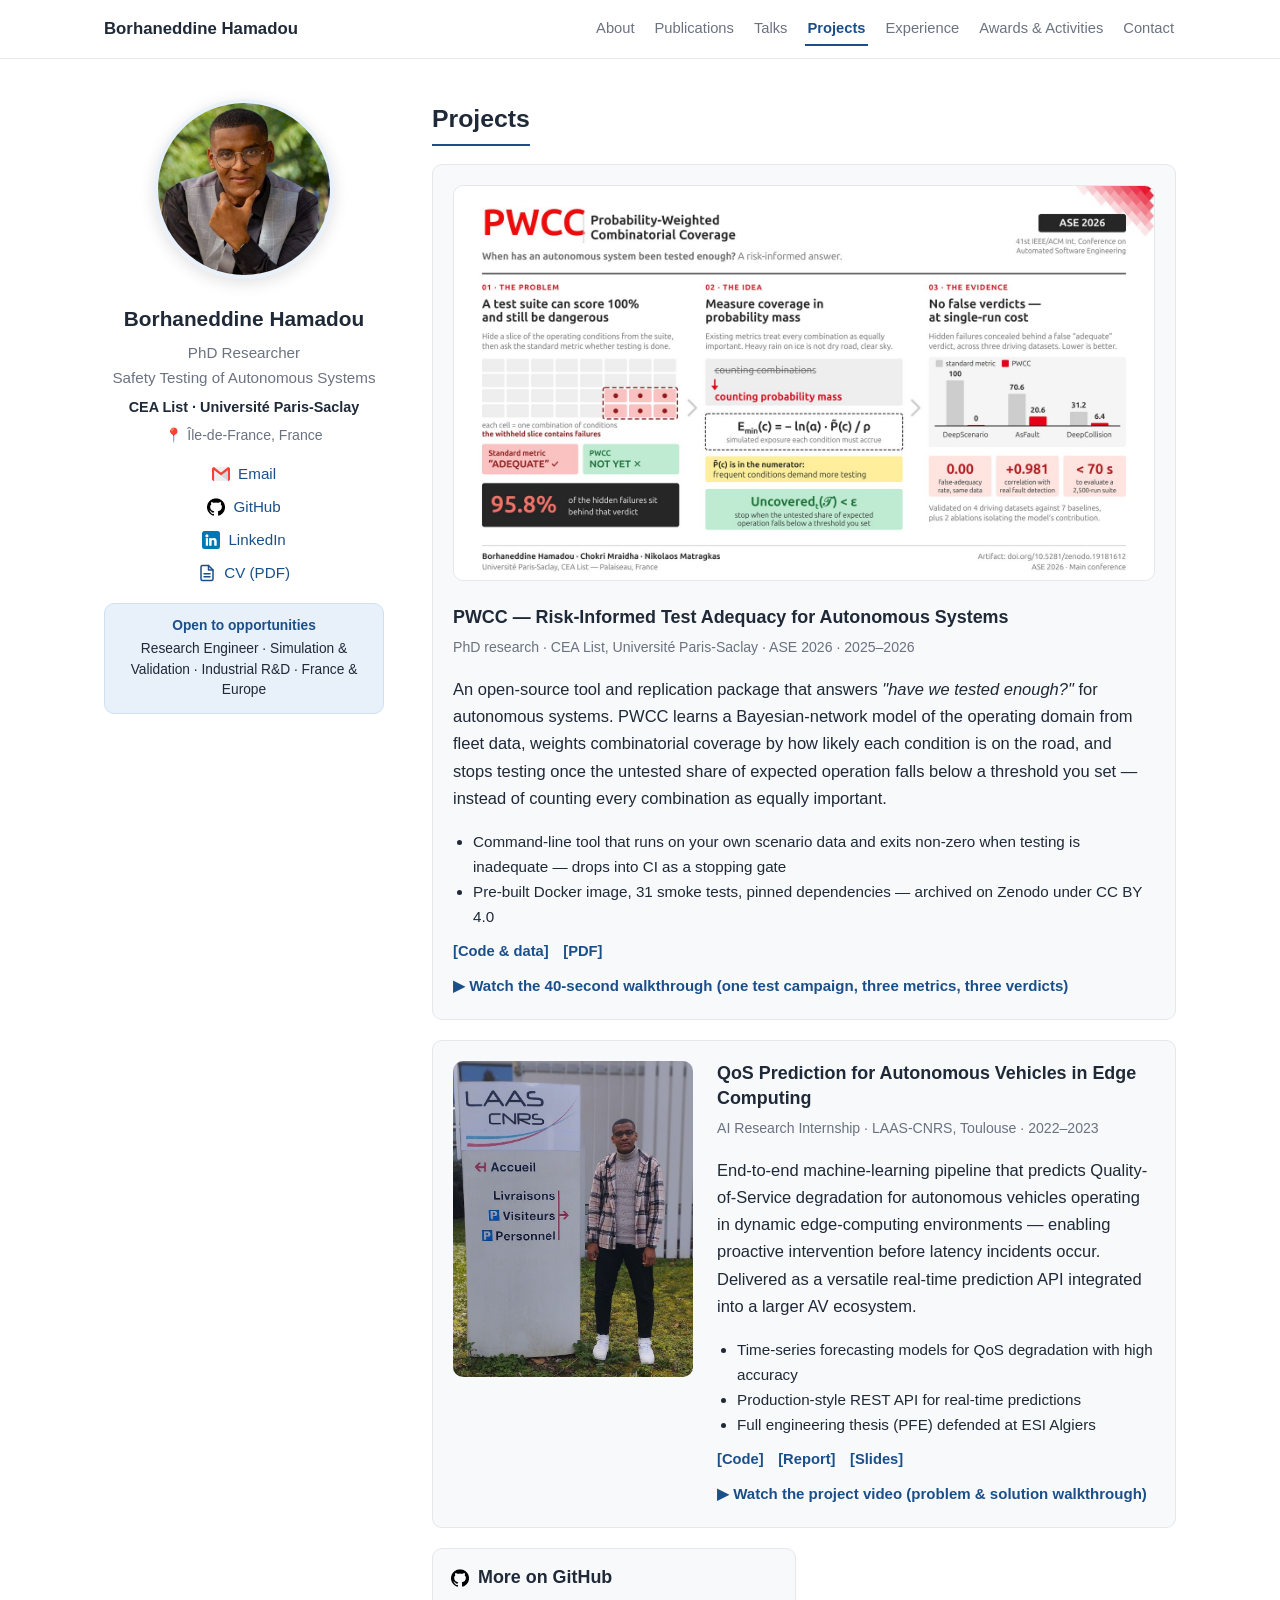
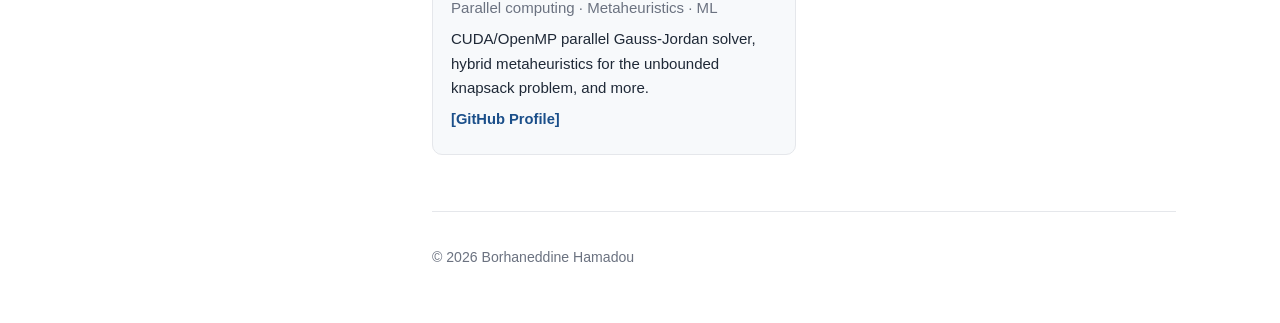
<file: projects.html>
<!DOCTYPE html>
<html lang="en">
<head>
  <meta charset="UTF-8">
  <meta name="viewport" content="width=device-width, initial-scale=1.0">
  <title>Projects — Borhaneddine Hamadou</title>
  <meta name="description" content="Research and engineering projects by Borhaneddine Hamadou: PWCC risk-informed test adequacy for autonomous systems (ASE 2026) and QoS prediction for autonomous vehicles in edge computing.">
  <meta name="author" content="Borhaneddine Hamadou">
  <meta name="keywords" content="Borhaneddine Hamadou, autonomous vehicles, scenario-based testing, safety validation, verification and validation, Bayesian networks, machine learning, PhD, CEA, Paris-Saclay, ISSRE, ASE, research scientist, industrial R&D">
  <link rel="canonical" href="https://borhaneddinehamadou.github.io/projects.html">

  <!-- Open Graph / social sharing -->
  <meta property="og:type" content="website">
  <meta property="og:title" content="Projects — Borhaneddine Hamadou">
  <meta property="og:description" content="Research and engineering projects by Borhaneddine Hamadou: PWCC risk-informed test adequacy for autonomous systems (ASE 2026) and QoS prediction for autonomous vehicles in edge computing.">
  <meta property="og:image" content="https://borhaneddinehamadou.github.io/img/web/borhaneddine.jpg">
  <meta property="og:url" content="https://borhaneddinehamadou.github.io/projects.html">
  <meta name="twitter:card" content="summary">

  <link rel="icon" type="image/svg+xml" href="favicon.svg">
  <link rel="stylesheet" href="css/style.css">
</head>
<body>

<header class="site-nav" id="top">
  <nav aria-label="Main navigation">
    <a href="index.html" class="brand">Borhaneddine Hamadou</a>
    <input type="checkbox" id="nav-toggle" class="nav-toggle">
    <label for="nav-toggle" class="nav-toggle-label" title="Menu"><span class="nav-burger"></span><span class="sr-only">Menu</span></label>
    <div class="nav-links">
      <a href="index.html">About</a>
      <a href="publications.html">Publications</a>
      <a href="talks.html">Talks</a>
      <a href="projects.html" class="active">Projects</a>
      <a href="experience.html">Experience</a>
      <a href="activities.html">Awards &amp; Activities</a>
      <a href="contact.html">Contact</a>
    </div>
  </nav>
</header>

<div class="layout">

  <!-- ============ SIDEBAR ============ -->
  <aside class="sidebar">
    <img src="img/web/borhaneddine.jpg" alt="Portrait of Borhaneddine Hamadou" class="avatar" width="180" height="180">
    <h1 class="name">Borhaneddine Hamadou</h1>
    <p class="tagline">PhD Researcher<br>Safety Testing of Autonomous Systems</p>
    <p class="affil">CEA List · Université Paris-Saclay</p>
    <p class="location">📍 Île-de-France, France</p>
    <ul class="side-links">
      <li><a href="mailto:borhaneddine.hamadou@cea.fr"><img src="img/web/gmail.png" alt="" class="icon" width="18" height="18"> Email</a></li>
      <li><a href="https://github.com/BorhaneddineHamadou" target="_blank" rel="noopener"><img src="img/web/github.png" alt="" class="icon" width="18" height="18"> GitHub</a></li>
      <li><a href="https://www.linkedin.com/in/borhaneddine-hamadou-48272431b/" target="_blank" rel="noopener"><img src="img/web/linkedin.png" alt="" class="icon" width="18" height="18"> LinkedIn</a></li>
      <li><a href="docs/Hamadou_Borhaneddine_CV.pdf" target="_blank" rel="noopener"><img src="img/web/cv.svg" alt="" class="icon" width="18" height="18"> CV (PDF)</a></li>
    </ul>
    <div class="availability">
      <strong>Open to opportunities</strong>
      <span>Research Engineer &middot; Simulation &amp; Validation &middot; Industrial R&amp;D &middot; France &amp; Europe</span>
    </div>
  </aside>

  <!-- ============ MAIN ============ -->
  <main>

    <section id="projects">
      <h2>Projects</h2>

      <article class="project featured wide">
        <div class="project-media">
          <a href="img/PWCCfigure.png" target="_blank" rel="noopener">
            <img src="img/web/pwcc.jpg" alt="PWCC overview: the problem (a suite can score 100% coverage and still hide 95.8% of failures), the idea (measure coverage in probability mass), and the evidence (zero false-adequacy verdicts across three driving datasets)" width="1600" height="900">
          </a>
        </div>
        <div class="project-body">
          <h3>PWCC — Risk-Informed Test Adequacy for Autonomous Systems</h3>
          <p class="project-meta">PhD research &middot; CEA List, Universit&eacute; Paris-Saclay &middot; ASE 2026 &middot; 2025&ndash;2026</p>
          <p>
            An open-source tool and replication package that answers <em>"have we tested enough?"</em> for autonomous systems.
            PWCC learns a Bayesian-network model of the operating domain from fleet data, weights combinatorial coverage by how
            likely each condition is on the road, and stops testing once the untested share of expected operation falls below a
            threshold you set &mdash; instead of counting every combination as equally important.
          </p>
          <ul class="project-highlights">
            <li>Command-line tool that runs on your own scenario data and exits non-zero when testing is inadequate &mdash; drops into CI as a stopping gate</li>
            <li>Pre-built Docker image, 31 smoke tests, pinned dependencies &mdash; archived on Zenodo under CC BY 4.0</li>
          </ul>
          <p class="pub-links">
            <a href="https://doi.org/10.5281/zenodo.21739211" target="_blank" rel="noopener">[Code &amp; data]</a>
            <a href="docs/papers/PWCC_ASE.pdf" target="_blank" rel="noopener">[PDF]</a>
          </p>
          <details class="video-details">
            <summary>▶ Watch the 40-second walkthrough (one test campaign, three metrics, three verdicts)</summary>
            <video controls preload="none" width="100%" poster="img/web/pwcc.jpg">
              <source src="videos/pwcc_2.mp4" type="video/mp4">
              Your browser does not support embedded video. <a href="videos/pwcc_2.mp4">Download the video</a>.
            </video>
          </details>
        </div>
      </article>

      <article class="project featured">
        <div class="project-media">
          <img src="img/web/laas.jpg" alt="Borhaneddine Hamadou at LAAS-CNRS, Toulouse" loading="lazy" width="750" height="989">
        </div>
        <div class="project-body">
          <h3>QoS Prediction for Autonomous Vehicles in Edge Computing</h3>
          <p class="project-meta">AI Research Internship · LAAS-CNRS, Toulouse · 2022–2023</p>
          <p>
            End-to-end machine-learning pipeline that predicts Quality-of-Service degradation for autonomous vehicles
            operating in dynamic edge-computing environments — enabling proactive intervention before latency incidents occur.
            Delivered as a versatile real-time prediction API integrated into a larger AV ecosystem.
          </p>
          <ul class="project-highlights">
            <li>Time-series forecasting models for QoS degradation with high accuracy</li>
            <li>Production-style REST API for real-time predictions</li>
            <li>Full engineering thesis (PFE) defended at ESI Algiers</li>
          </ul>
          <p class="pub-links">
            <a href="https://github.com/BorhaneddineHamadou/QoS_Pred_API_V2" target="_blank" rel="noopener">[Code]</a>
            <a href="docs/pfe.pdf" target="_blank" rel="noopener">[Report]</a>
            <a href="docs/Présentation Soutenance.pdf" target="_blank" rel="noopener">[Slides]</a>
          </p>
          <details class="video-details">
            <summary>▶ Watch the project video (problem &amp; solution walkthrough)</summary>
            <video controls preload="none" width="100%">
              <source src="videos/PFE_video.mp4" type="video/mp4">
              Your browser does not support embedded video. <a href="videos/PFE_video.mp4">Download the video</a>.
            </video>
          </details>
        </div>
      </article>

      <div class="project-grid">
        <article class="project card">
          <h3><img src="img/web/github.png" alt="" class="icon" width="18" height="18"> More on GitHub</h3>
          <p class="project-meta">Parallel computing · Metaheuristics · ML</p>
          <p>CUDA/OpenMP parallel Gauss-Jordan solver, hybrid metaheuristics for the unbounded knapsack problem, and more.</p>
          <p class="pub-links"><a href="https://github.com/BorhaneddineHamadou" target="_blank" rel="noopener">[GitHub Profile]</a></p>
        </article>
      </div>
    </section>

    <footer>
      <p>© 2026 Borhaneddine Hamadou</p>
    </footer>

  </main>
</div>

</body>
</html>
</file>
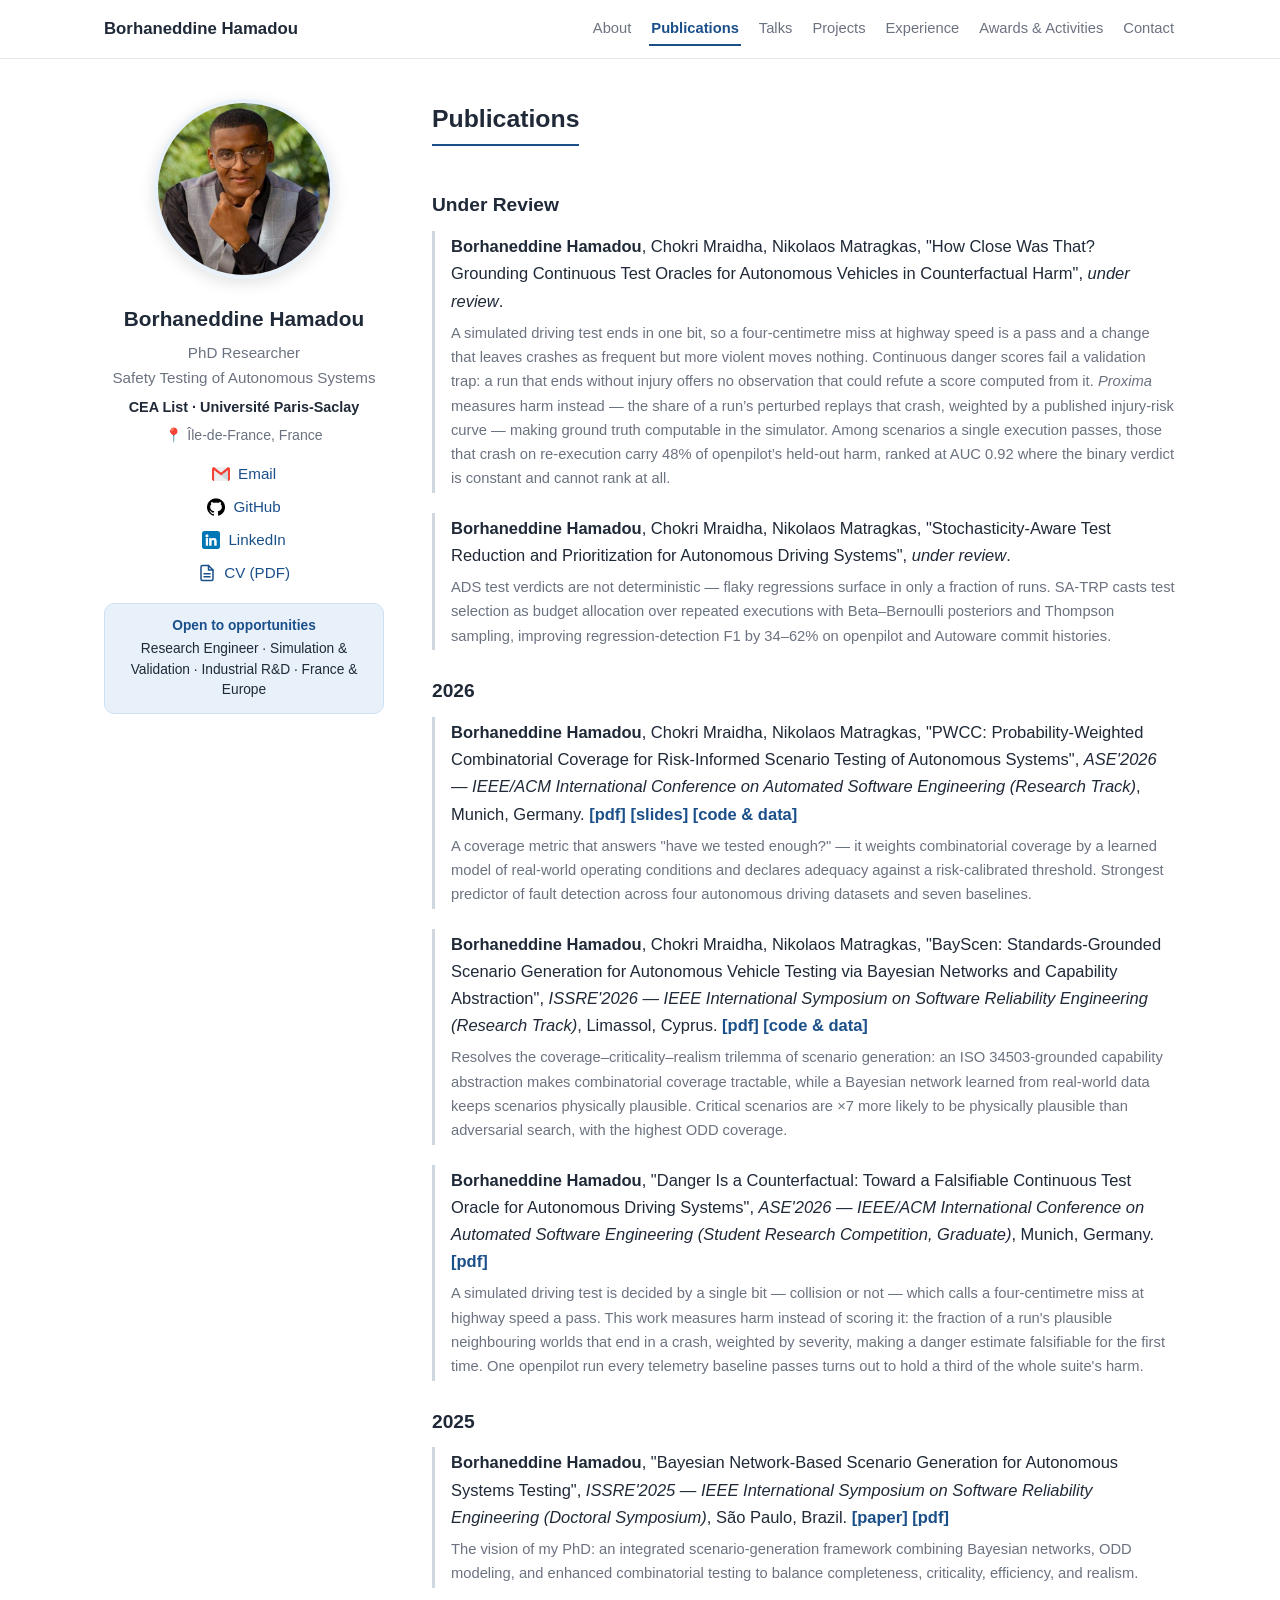
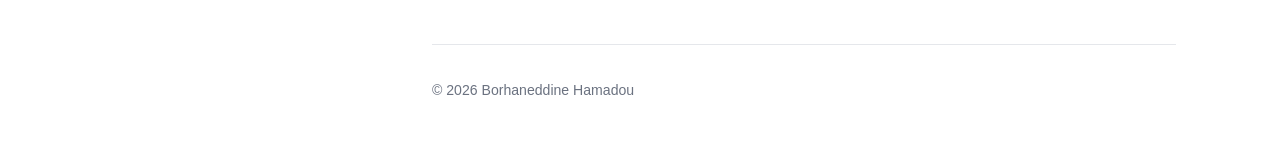
<file: publications.html>
<!DOCTYPE html>
<html lang="en">
<head>
  <meta charset="UTF-8">
  <meta name="viewport" content="width=device-width, initial-scale=1.0">
  <title>Publications — Borhaneddine Hamadou</title>
  <meta name="description" content="Peer-reviewed publications by Borhaneddine Hamadou at ISSRE and ASE on scenario-based testing, safety validation, and regression testing of autonomous systems.">
  <meta name="author" content="Borhaneddine Hamadou">
  <meta name="keywords" content="Borhaneddine Hamadou, autonomous vehicles, scenario-based testing, safety validation, verification and validation, Bayesian networks, machine learning, PhD, CEA, Paris-Saclay, ISSRE, ASE, research scientist, industrial R&D">
  <link rel="canonical" href="https://borhaneddinehamadou.github.io/publications.html">

  <!-- Open Graph / social sharing -->
  <meta property="og:type" content="website">
  <meta property="og:title" content="Publications — Borhaneddine Hamadou">
  <meta property="og:description" content="Peer-reviewed publications by Borhaneddine Hamadou at ISSRE and ASE on scenario-based testing, safety validation, and regression testing of autonomous systems.">
  <meta property="og:image" content="https://borhaneddinehamadou.github.io/img/web/borhaneddine.jpg">
  <meta property="og:url" content="https://borhaneddinehamadou.github.io/publications.html">
  <meta name="twitter:card" content="summary">

  <link rel="icon" type="image/svg+xml" href="favicon.svg">
  <link rel="stylesheet" href="css/style.css">
</head>
<body>

<header class="site-nav" id="top">
  <nav aria-label="Main navigation">
    <a href="index.html" class="brand">Borhaneddine Hamadou</a>
    <input type="checkbox" id="nav-toggle" class="nav-toggle">
    <label for="nav-toggle" class="nav-toggle-label" title="Menu"><span class="nav-burger"></span><span class="sr-only">Menu</span></label>
    <div class="nav-links">
      <a href="index.html">About</a>
      <a href="publications.html" class="active">Publications</a>
      <a href="talks.html">Talks</a>
      <a href="projects.html">Projects</a>
      <a href="experience.html">Experience</a>
      <a href="activities.html">Awards &amp; Activities</a>
      <a href="contact.html">Contact</a>
    </div>
  </nav>
</header>

<div class="layout">

  <!-- ============ SIDEBAR ============ -->
  <aside class="sidebar">
    <img src="img/web/borhaneddine.jpg" alt="Portrait of Borhaneddine Hamadou" class="avatar" width="180" height="180">
    <h1 class="name">Borhaneddine Hamadou</h1>
    <p class="tagline">PhD Researcher<br>Safety Testing of Autonomous Systems</p>
    <p class="affil">CEA List · Université Paris-Saclay</p>
    <p class="location">📍 Île-de-France, France</p>
    <ul class="side-links">
      <li><a href="mailto:borhaneddine.hamadou@cea.fr"><img src="img/web/gmail.png" alt="" class="icon" width="18" height="18"> Email</a></li>
      <li><a href="https://github.com/BorhaneddineHamadou" target="_blank" rel="noopener"><img src="img/web/github.png" alt="" class="icon" width="18" height="18"> GitHub</a></li>
      <li><a href="https://www.linkedin.com/in/borhaneddine-hamadou-48272431b/" target="_blank" rel="noopener"><img src="img/web/linkedin.png" alt="" class="icon" width="18" height="18"> LinkedIn</a></li>
      <li><a href="docs/Hamadou_Borhaneddine_CV.pdf" target="_blank" rel="noopener"><img src="img/web/cv.svg" alt="" class="icon" width="18" height="18"> CV (PDF)</a></li>
    </ul>
    <div class="availability">
      <strong>Open to opportunities</strong>
      <span>Research Engineer &middot; Simulation &amp; Validation &middot; Industrial R&amp;D &middot; France &amp; Europe</span>
    </div>
  </aside>

  <!-- ============ MAIN ============ -->
  <main>

    <section id="publications">
      <h2>Publications</h2>

      <h3 class="pub-year">Under Review</h3>

      <article class="pub">
        <p class="pub-entry">
          <span class="pub-me">Borhaneddine Hamadou</span>, Chokri Mraidha, Nikolaos Matragkas,
          "How Close Was That? Grounding Continuous Test Oracles for Autonomous Vehicles in Counterfactual Harm",
          <em>under review</em>.
        </p>
        <p class="pub-tldr">A simulated driving test ends in one bit, so a four-centimetre miss at highway speed is a pass and a change that leaves crashes as frequent but more violent moves nothing. Continuous danger scores fail a validation trap: a run that ends without injury offers no observation that could refute a score computed from it. <em>Proxima</em> measures harm instead &mdash; the share of a run&rsquo;s perturbed replays that crash, weighted by a published injury-risk curve &mdash; making ground truth computable in the simulator. Among scenarios a single execution passes, those that crash on re-execution carry 48% of openpilot&rsquo;s held-out harm, ranked at AUC 0.92 where the binary verdict is constant and cannot rank at all.</p>
      </article>

      <article class="pub">
        <p class="pub-entry">
          <span class="pub-me">Borhaneddine Hamadou</span>, Chokri Mraidha, Nikolaos Matragkas,
          "Stochasticity-Aware Test Reduction and Prioritization for Autonomous Driving Systems",
          <em>under review</em>.
        </p>
        <p class="pub-tldr">ADS test verdicts are not deterministic — flaky regressions surface in only a fraction of runs. SA-TRP casts test selection as budget allocation over repeated executions with Beta–Bernoulli posteriors and Thompson sampling, improving regression-detection F1 by 34–62% on openpilot and Autoware commit histories.</p>
      </article>

      <h3 class="pub-year">2026</h3>

      <article class="pub">
        <p class="pub-entry">
          <span class="pub-me">Borhaneddine Hamadou</span>, Chokri Mraidha, Nikolaos Matragkas,
          "PWCC: Probability-Weighted Combinatorial Coverage for Risk-Informed Scenario Testing of Autonomous Systems",
          <em>ASE'2026 — IEEE/ACM International Conference on Automated Software Engineering (Research Track)</em>, Munich, Germany.
          <a href="docs/papers/PWCC_ASE.pdf" target="_blank" rel="noopener">[pdf]</a>
          <a href="docs/slides/main_conference_PWCC.pdf" target="_blank" rel="noopener">[slides]</a>
          <a href="https://doi.org/10.5281/zenodo.21739211" target="_blank" rel="noopener">[code &amp; data]</a>
        </p>
        <p class="pub-tldr">A coverage metric that answers "have we tested enough?" — it weights combinatorial coverage by a learned model of real-world operating conditions and declares adequacy against a risk-calibrated threshold. Strongest predictor of fault detection across four autonomous driving datasets and seven baselines.</p>
      </article>

      <article class="pub">
        <p class="pub-entry">
          <span class="pub-me">Borhaneddine Hamadou</span>, Chokri Mraidha, Nikolaos Matragkas,
          "BayScen: Standards-Grounded Scenario Generation for Autonomous Vehicle Testing via Bayesian Networks and Capability Abstraction",
          <em>ISSRE'2026 — IEEE International Symposium on Software Reliability Engineering (Research Track)</em>, Limassol, Cyprus.
          <a href="docs/papers/BayScen_ISSRE.pdf" target="_blank" rel="noopener">[pdf]</a>
          <a href="https://doi.org/10.5281/zenodo.19748457" target="_blank" rel="noopener">[code &amp; data]</a>
        </p>
        <p class="pub-tldr">Resolves the coverage–criticality–realism trilemma of scenario generation: an ISO 34503-grounded capability abstraction makes combinatorial coverage tractable, while a Bayesian network learned from real-world data keeps scenarios physically plausible. Critical scenarios are ×7 more likely to be physically plausible than adversarial search, with the highest ODD coverage.</p>
      </article>

      <article class="pub">
        <p class="pub-entry">
          <span class="pub-me">Borhaneddine Hamadou</span>,
          "Danger Is a Counterfactual: Toward a Falsifiable Continuous Test Oracle for Autonomous Driving Systems",
          <em>ASE'2026 — IEEE/ACM International Conference on Automated Software Engineering (Student Research Competition, Graduate)</em>, Munich, Germany.
          <a href="docs/papers/ase2026-src-paper21.pdf" target="_blank" rel="noopener">[pdf]</a>
        </p>
        <p class="pub-tldr">A simulated driving test is decided by a single bit — collision or not — which calls a four-centimetre miss at highway speed a pass. This work measures harm instead of scoring it: the fraction of a run's plausible neighbouring worlds that end in a crash, weighted by severity, making a danger estimate falsifiable for the first time. One openpilot run every telemetry baseline passes turns out to hold a third of the whole suite's harm.</p>
      </article>

      <h3 class="pub-year">2025</h3>

      <article class="pub">
        <p class="pub-entry">
          <span class="pub-me">Borhaneddine Hamadou</span>,
          "Bayesian Network-Based Scenario Generation for Autonomous Systems Testing",
          <em>ISSRE'2025 — IEEE International Symposium on Software Reliability Engineering (Doctoral Symposium)</em>, São Paulo, Brazil.
          <a href="https://ieeexplore.ieee.org/abstract/document/11262451" target="_blank" rel="noopener">[paper]</a>
          <a href="docs/papers/Bayesian_Network-Based_Scenario_Generation_for_Autonomous_Systems_Testing.pdf" target="_blank" rel="noopener">[pdf]</a>
        </p>
        <p class="pub-tldr">The vision of my PhD: an integrated scenario-generation framework combining Bayesian networks, ODD modeling, and enhanced combinatorial testing to balance completeness, criticality, efficiency, and realism.</p>
      </article>
    </section>

    <footer>
      <p>© 2026 Borhaneddine Hamadou</p>
    </footer>

  </main>
</div>

</body>
</html>
</file>
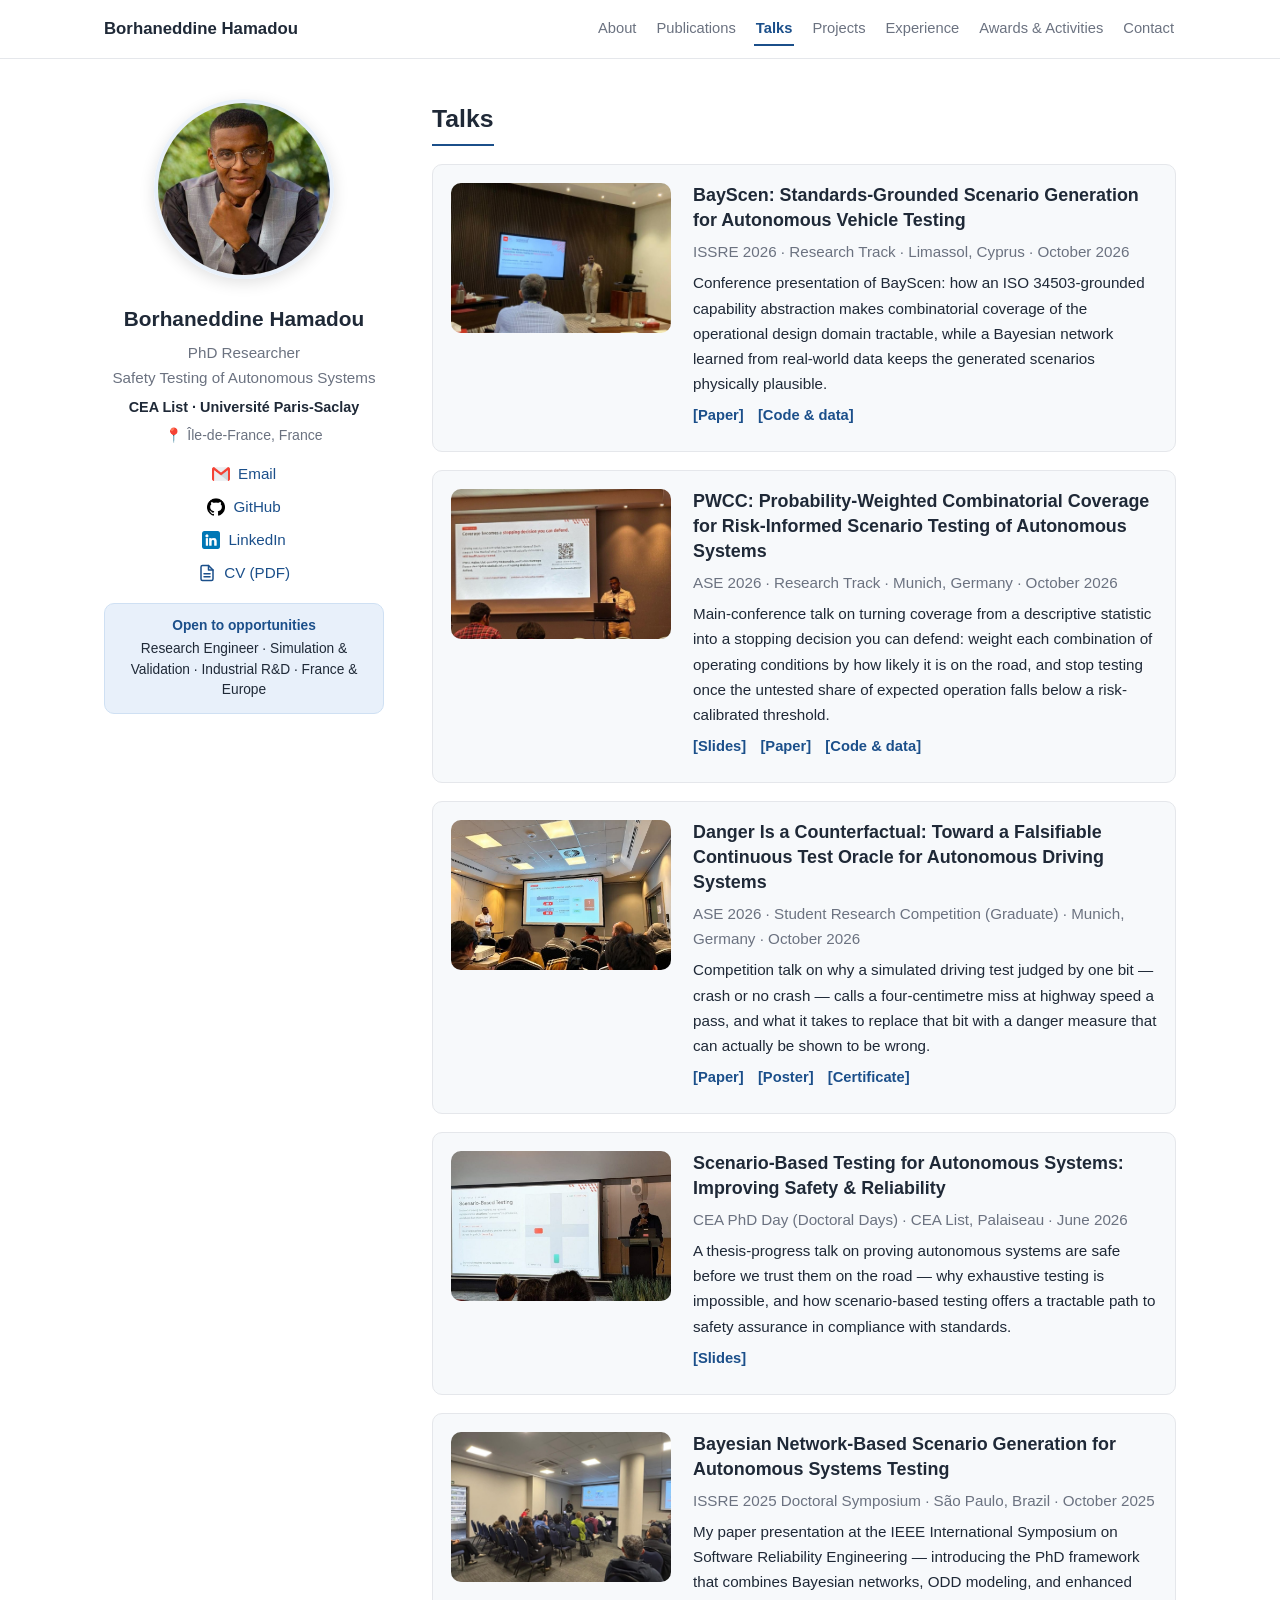
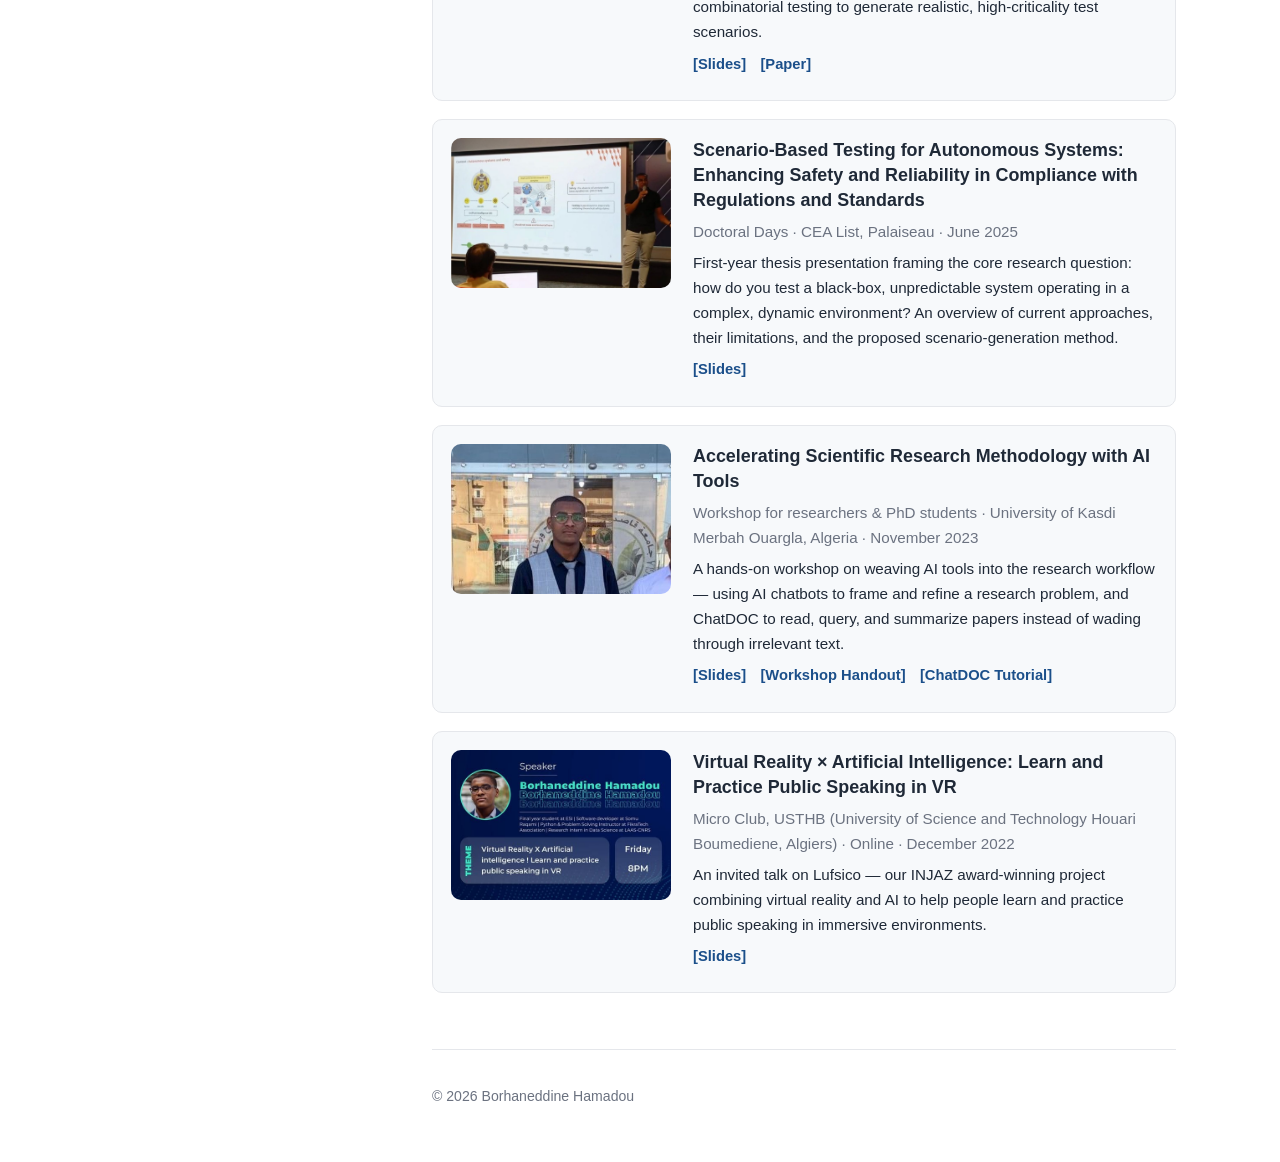
<file: talks.html>
<!DOCTYPE html>
<html lang="en">
<head>
  <meta charset="UTF-8">
  <meta name="viewport" content="width=device-width, initial-scale=1.0">
  <title>Talks — Borhaneddine Hamadou</title>
  <meta name="description" content="Invited and doctoral talks by Borhaneddine Hamadou on scenario-based testing and the safety of autonomous systems.">
  <meta name="author" content="Borhaneddine Hamadou">
  <meta name="keywords" content="Borhaneddine Hamadou, autonomous vehicles, scenario-based testing, safety validation, verification and validation, Bayesian networks, machine learning, PhD, CEA, Paris-Saclay, ISSRE, ASE, research scientist, industrial R&D">
  <link rel="canonical" href="https://borhaneddinehamadou.github.io/talks.html">

  <!-- Open Graph / social sharing -->
  <meta property="og:type" content="website">
  <meta property="og:title" content="Talks — Borhaneddine Hamadou">
  <meta property="og:description" content="Invited and doctoral talks by Borhaneddine Hamadou on scenario-based testing and the safety of autonomous systems.">
  <meta property="og:image" content="https://borhaneddinehamadou.github.io/img/web/borhaneddine.jpg">
  <meta property="og:url" content="https://borhaneddinehamadou.github.io/talks.html">
  <meta name="twitter:card" content="summary">

  <link rel="icon" type="image/svg+xml" href="favicon.svg">
  <link rel="stylesheet" href="css/style.css">
</head>
<body>

<header class="site-nav" id="top">
  <nav aria-label="Main navigation">
    <a href="index.html" class="brand">Borhaneddine Hamadou</a>
    <input type="checkbox" id="nav-toggle" class="nav-toggle">
    <label for="nav-toggle" class="nav-toggle-label" title="Menu"><span class="nav-burger"></span><span class="sr-only">Menu</span></label>
    <div class="nav-links">
      <a href="index.html">About</a>
      <a href="publications.html">Publications</a>
      <a href="talks.html" class="active">Talks</a>
      <a href="projects.html">Projects</a>
      <a href="experience.html">Experience</a>
      <a href="activities.html">Awards &amp; Activities</a>
      <a href="contact.html">Contact</a>
    </div>
  </nav>
</header>

<div class="layout">

  <!-- ============ SIDEBAR ============ -->
  <aside class="sidebar">
    <img src="img/web/borhaneddine.jpg" alt="Portrait of Borhaneddine Hamadou" class="avatar" width="180" height="180">
    <h1 class="name">Borhaneddine Hamadou</h1>
    <p class="tagline">PhD Researcher<br>Safety Testing of Autonomous Systems</p>
    <p class="affil">CEA List · Université Paris-Saclay</p>
    <p class="location">📍 Île-de-France, France</p>
    <ul class="side-links">
      <li><a href="mailto:borhaneddine.hamadou@cea.fr"><img src="img/web/gmail.png" alt="" class="icon" width="18" height="18"> Email</a></li>
      <li><a href="https://github.com/BorhaneddineHamadou" target="_blank" rel="noopener"><img src="img/web/github.png" alt="" class="icon" width="18" height="18"> GitHub</a></li>
      <li><a href="https://www.linkedin.com/in/borhaneddine-hamadou-48272431b/" target="_blank" rel="noopener"><img src="img/web/linkedin.png" alt="" class="icon" width="18" height="18"> LinkedIn</a></li>
      <li><a href="docs/Hamadou_Borhaneddine_CV.pdf" target="_blank" rel="noopener"><img src="img/web/cv.svg" alt="" class="icon" width="18" height="18"> CV (PDF)</a></li>
    </ul>
    <div class="availability">
      <strong>Open to opportunities</strong>
      <span>Research Engineer &middot; Simulation &amp; Validation &middot; Industrial R&amp;D &middot; France &amp; Europe</span>
    </div>
  </aside>

  <!-- ============ MAIN ============ -->
  <main>

    <section id="talks">
      <h2>Talks</h2>
      <div class="talks">

        <article class="talk">
          <a href="img/issre_presentation.jpg" target="_blank" rel="noopener"><img src="img/web/issre_presentation.jpg" alt="Borhaneddine Hamadou presenting BayScen at ISSRE 2026 in Limassol, Cyprus" loading="lazy" width="960" height="1280"></a>
          <div class="talk-body">
            <h3>BayScen: Standards-Grounded Scenario Generation for Autonomous Vehicle Testing</h3>
            <p class="talk-meta">ISSRE 2026 &middot; Research Track &middot; Limassol, Cyprus &middot; October 2026</p>
            <p>Conference presentation of BayScen: how an ISO 34503-grounded capability abstraction makes combinatorial coverage of the operational design domain tractable, while a Bayesian network learned from real-world data keeps the generated scenarios physically plausible.</p>
            <p class="pub-links">
              <a href="docs/papers/BayScen_ISSRE.pdf" target="_blank" rel="noopener">[Paper]</a>
              <a href="https://doi.org/10.5281/zenodo.19748457" target="_blank" rel="noopener">[Code &amp; data]</a>
            </p>
          </div>
        </article>

        <article class="talk">
          <a href="img/pwcc_presentation.jpg" target="_blank" rel="noopener"><img src="img/web/pwcc_presentation.jpg" alt="Borhaneddine Hamadou presenting PWCC at ASE 2026 in Munich" loading="lazy" width="1000" height="750"></a>
          <div class="talk-body">
            <h3>PWCC: Probability-Weighted Combinatorial Coverage for Risk-Informed Scenario Testing of Autonomous Systems</h3>
            <p class="talk-meta">ASE 2026 &middot; Research Track &middot; Munich, Germany &middot; October 2026</p>
            <p>Main-conference talk on turning coverage from a descriptive statistic into a stopping decision you can defend: weight each combination of operating conditions by how likely it is on the road, and stop testing once the untested share of expected operation falls below a risk-calibrated threshold.</p>
            <p class="pub-links">
              <a href="docs/slides/main_conference_PWCC.pdf" target="_blank" rel="noopener">[Slides]</a>
              <a href="docs/papers/PWCC_ASE.pdf" target="_blank" rel="noopener">[Paper]</a>
              <a href="https://doi.org/10.5281/zenodo.21739211" target="_blank" rel="noopener">[Code &amp; data]</a>
            </p>
          </div>
        </article>

        <article class="talk">
          <a href="img/SRC_presentation.jpg" target="_blank" rel="noopener"><img src="img/web/SRC_presentation.jpg" alt="Borhaneddine Hamadou presenting at the ASE 2026 Student Research Competition in Munich" loading="lazy" width="816" height="612"></a>
          <div class="talk-body">
            <h3>Danger Is a Counterfactual: Toward a Falsifiable Continuous Test Oracle for Autonomous Driving Systems</h3>
            <p class="talk-meta">ASE 2026 &middot; Student Research Competition (Graduate) &middot; Munich, Germany &middot; October 2026</p>
            <p>Competition talk on why a simulated driving test judged by one bit &mdash; crash or no crash &mdash; calls a four-centimetre miss at highway speed a pass, and what it takes to replace that bit with a danger measure that can actually be shown to be wrong.</p>
            <p class="pub-links">
              <a href="docs/papers/ase2026-src-paper21.pdf" target="_blank" rel="noopener">[Paper]</a>
              <a href="docs/posters/ELLIS2026_Danger_Is_a_Counterfactual_poster.pdf" target="_blank" rel="noopener">[Poster]</a>
              <a href="certifications/SRC_Certificate.pdf" target="_blank" rel="noopener">[Certificate]</a>
            </p>
          </div>
        </article>

        <article class="talk">
          <a href="img/talk1.jpg" target="_blank" rel="noopener"><img src="img/web/talk1.jpg" alt="Borhaneddine presenting at CEA PhD Day 2026" loading="lazy" width="1000" height="562"></a>
          <div class="talk-body">
            <h3>Scenario-Based Testing for Autonomous Systems: Improving Safety &amp; Reliability</h3>
            <p class="talk-meta">CEA PhD Day (Doctoral Days) · CEA List, Palaiseau · June 2026</p>
            <p>A thesis-progress talk on proving autonomous systems are safe before we trust them on the road — why exhaustive testing is impossible, and how scenario-based testing offers a tractable path to safety assurance in compliance with standards.</p>
            <p class="pub-links"><a href="docs/slides/slides_talk1.pdf" target="_blank" rel="noopener">[Slides]</a></p>
          </div>
        </article>

        <article class="talk">
          <a href="img/ISSRE_2025_Talk.jpg" target="_blank" rel="noopener"><img src="img/web/issre_talk.jpg" alt="Borhaneddine presenting his paper at ISSRE 2025, São Paulo" loading="lazy" width="1000" height="750"></a>
          <div class="talk-body">
            <h3>Bayesian Network-Based Scenario Generation for Autonomous Systems Testing</h3>
            <p class="talk-meta">ISSRE 2025 Doctoral Symposium · São Paulo, Brazil · October 2025</p>
            <p>My paper presentation at the IEEE International Symposium on Software Reliability Engineering — introducing the PhD framework that combines Bayesian networks, ODD modeling, and enhanced combinatorial testing to generate realistic, high-criticality test scenarios.</p>
            <p class="pub-links">
              <a href="docs/slides/ISSRE_2025_Presentation.pdf" target="_blank" rel="noopener">[Slides]</a>
              <a href="https://ieeexplore.ieee.org/abstract/document/11262451" target="_blank" rel="noopener">[Paper]</a>
            </p>
          </div>
        </article>

        <article class="talk">
          <a href="img/talk2.png" target="_blank" rel="noopener"><img src="img/web/talk2.jpg" alt="Borhaneddine presenting at CEA Doctoral Days 2025" loading="lazy" width="1000" height="755"></a>
          <div class="talk-body">
            <h3>Scenario-Based Testing for Autonomous Systems: Enhancing Safety and Reliability in Compliance with Regulations and Standards</h3>
            <p class="talk-meta">Doctoral Days · CEA List, Palaiseau · June 2025</p>
            <p>First-year thesis presentation framing the core research question: how do you test a black-box, unpredictable system operating in a complex, dynamic environment? An overview of current approaches, their limitations, and the proposed scenario-generation method.</p>
            <p class="pub-links"><a href="docs/slides/slides_talk2.pdf" target="_blank" rel="noopener">[Slides]</a></p>
          </div>
        </article>

        <article class="talk">
          <a href="workshop/workshop_day.jpg" target="_blank" rel="noopener"><img src="img/web/workshop.jpg" alt="Borhaneddine at University of Kasdi Merbah Ouargla" loading="lazy" width="373" height="998" style="object-position:center 30%"></a>
          <div class="talk-body">
            <h3>Accelerating Scientific Research Methodology with AI Tools</h3>
            <p class="talk-meta">Workshop for researchers &amp; PhD students · University of Kasdi Merbah Ouargla, Algeria · November 2023</p>
            <p>A hands-on workshop on weaving AI tools into the research workflow — using AI chatbots to frame and refine a research problem, and ChatDOC to read, query, and summarize papers instead of wading through irrelevant text.</p>
            <p class="pub-links">
              <a href="workshop/AI for research.pdf" target="_blank" rel="noopener">[Slides]</a>
              <a href="workshop/workshop.pdf" target="_blank" rel="noopener">[Workshop Handout]</a>
              <a href="workshop/ChatDOC Tutorial.pdf" target="_blank" rel="noopener">[ChatDOC Tutorial]</a>
            </p>
          </div>
        </article>

        <article class="talk">
          <a href="img/talk3.jpg" target="_blank" rel="noopener"><img src="img/web/talk3.jpg" alt="Virtual Reality and AI talk, Micro Club USTHB" loading="lazy" width="526" height="526"></a>
          <div class="talk-body">
            <h3>Virtual Reality × Artificial Intelligence: Learn and Practice Public Speaking in VR</h3>
            <p class="talk-meta">Micro Club, USTHB (University of Science and Technology Houari Boumediene, Algiers) · Online · December 2022</p>
            <p>An invited talk on Lufsico — our INJAZ award-winning project combining virtual reality and AI to help people learn and practice public speaking in immersive environments.</p>
            <p class="pub-links"><a href="docs/slides/slides_talk3.pdf" target="_blank" rel="noopener">[Slides]</a></p>
          </div>
        </article>

      </div>
    </section>

    <footer>
      <p>© 2026 Borhaneddine Hamadou</p>
    </footer>

  </main>
</div>

</body>
</html>
</file>
<file: css/style.css>
/* ============ Base ============ */
:root {
  --ink: #1f2937;
  --ink-light: #6b7280;
  --bg: #ffffff;
  --bg-soft: #f7f9fb;
  --border: #e5e7eb;
  --accent: #1b4f8a;
  --accent-soft: #e8f0fa;
  --radius: 10px;
  --max-width: 1120px;
}

* { box-sizing: border-box; }

html {
  scroll-behavior: smooth;
  scroll-padding-top: 70px;
}

body {
  margin: 0;
  font-family: -apple-system, BlinkMacSystemFont, "Segoe UI", Roboto, "Helvetica Neue", Arial, sans-serif;
  color: var(--ink);
  background: var(--bg);
  line-height: 1.65;
  font-size: 16.5px;
}

a { color: var(--accent); text-decoration: none; }
a:hover { text-decoration: underline; }

h2 {
  font-size: 1.55rem;
  border-bottom: 2px solid var(--accent);
  display: inline-block;
  padding-bottom: 4px;
  margin: 0 0 18px;
}

h3 { margin: 0 0 6px; font-size: 1.12rem; line-height: 1.4; }

section { margin-bottom: 56px; }

/* ============ Top nav ============ */
.site-nav {
  position: sticky;
  top: 0;
  z-index: 50;
  background: rgba(255, 255, 255, 0.95);
  backdrop-filter: blur(6px);
  border-bottom: 1px solid var(--border);
}

.site-nav nav {
  max-width: var(--max-width);
  margin: 0 auto;
  padding: 12px 24px;
  display: flex;
  align-items: center;
  justify-content: space-between;
  flex-wrap: wrap;
  gap: 8px;
}

.brand {
  font-weight: 700;
  font-size: 1.05rem;
  color: var(--ink);
}

.nav-links {
  display: flex;
  flex-wrap: wrap;
  gap: 4px 16px;
  font-size: 0.92rem;
}

.nav-links a {
  color: var(--ink-light);
  padding: 4px 2px;
  border-bottom: 2px solid transparent;
}

.nav-links a:hover { color: var(--accent); text-decoration: none; }
.nav-links a.active { color: var(--accent); border-bottom-color: var(--accent); font-weight: 600; }

/* Visible to screen readers only */
.sr-only {
  position: absolute;
  width: 1px;
  height: 1px;
  padding: 0;
  margin: -1px;
  overflow: hidden;
  clip: rect(0, 0, 0, 0);
  white-space: nowrap;
  border: 0;
}

/* Mobile menu toggle — CSS only, no JavaScript.
   The checkbox stays in the DOM (focusable, screen-reader operable) but is
   visually collapsed; the label is the visible hamburger and appears only
   under the responsive breakpoint. */
.nav-toggle {
  position: absolute;
  width: 1px;
  height: 1px;
  opacity: 0;
  margin: 0;
}

.nav-toggle-label {
  display: none;
  cursor: pointer;
  color: var(--ink);
  padding: 11px 8px;
  margin: -11px -8px;
}

.nav-burger,
.nav-burger::before,
.nav-burger::after {
  display: block;
  width: 22px;
  height: 2px;
  background: currentColor;
  border-radius: 2px;
}

.nav-burger { position: relative; }

.nav-burger::before,
.nav-burger::after {
  content: "";
  position: absolute;
  left: 0;
}

.nav-burger::before { top: -7px; }
.nav-burger::after  { top: 7px; }

/* ============ Layout ============ */
.layout {
  max-width: var(--max-width);
  margin: 0 auto;
  padding: 40px 24px;
  display: grid;
  grid-template-columns: 280px 1fr;
  gap: 48px;
  align-items: start;
}

/* ============ Sidebar ============ */
.sidebar {
  position: sticky;
  top: 80px;
  text-align: center;
}

.avatar {
  width: 180px;
  height: 180px;
  border-radius: 50%;
  object-fit: cover;
  object-position: center top;
  border: 4px solid var(--accent-soft);
  box-shadow: 0 4px 16px rgba(0, 0, 0, 0.12);
}

.name { font-size: 1.3rem; margin: 14px 0 4px; }

.tagline { color: var(--ink-light); margin: 0 0 6px; font-size: 0.95rem; }

.affil { font-weight: 600; font-size: 0.9rem; margin: 0 0 4px; }

.location { color: var(--ink-light); font-size: 0.88rem; margin: 0 0 14px; }

.side-links {
  list-style: none;
  padding: 0;
  margin: 0 0 18px;
  display: flex;
  flex-direction: column;
  gap: 8px;
  font-size: 0.95rem;
}

.icon {
  width: 18px;
  height: 18px;
  vertical-align: -4px;
  margin-right: 4px;
}

.availability {
  background: var(--accent-soft);
  border: 1px solid #cfe0f3;
  border-radius: var(--radius);
  padding: 12px 14px;
  font-size: 0.86rem;
  line-height: 1.5;
}

.availability strong { display: block; color: var(--accent); margin-bottom: 2px; }

/* ============ About ============ */
.interests {
  padding-left: 20px;
  margin: 8px 0 0;
}

/* ============ News ============ */
.news-list {
  list-style: none;
  padding: 0;
  margin: 0;
}

.news-list li {
  padding: 9px 0;
  border-bottom: 1px dashed var(--border);
}

.news-date {
  display: inline-block;
  min-width: 74px;
  font-weight: 700;
  color: var(--accent);
  font-size: 0.88rem;
}

/* ============ Publications ============ */
.pub-year {
  font-size: 1.2rem;
  margin: 28px 0 12px;
}

.pub {
  border-left: 3px solid #d0d7de;
  padding: 2px 0 2px 16px;
  margin: 0 0 20px;
}

.pub-entry { margin: 0; }

.pub-me { font-weight: 600; }

.pub-entry a { font-weight: 600; white-space: nowrap; }

.pub-tldr {
  margin: 6px 0 0;
  font-size: 0.92rem;
  color: var(--ink-light);
}

.pub-links { margin: 6px 0 0; }
.pub-links a { margin-right: 10px; font-weight: 600; font-size: 0.92rem; }

/* ============ Talks ============ */
.talks {
  display: flex;
  flex-direction: column;
  gap: 18px;
}

.talk {
  display: grid;
  grid-template-columns: 220px 1fr;
  gap: 22px;
  background: var(--bg-soft);
  border: 1px solid var(--border);
  border-radius: var(--radius);
  padding: 18px;
  align-items: start;
}

.talk img {
  width: 100%;
  height: 150px;
  object-fit: cover;
  border-radius: var(--radius);
  display: block;
}

.talk-meta { color: var(--ink-light); font-size: 0.88rem; margin: 4px 0 8px; }

.talk-body p { font-size: 0.95rem; margin: 0 0 6px; }

/* ============ Projects ============ */
.project.featured {
  display: grid;
  grid-template-columns: 240px 1fr;
  gap: 24px;
  background: var(--bg-soft);
  border: 1px solid var(--border);
  border-radius: var(--radius);
  padding: 20px;
  margin-bottom: 20px;
}

/* Wide variant: a landscape figure spans the full card, text sits below */
.project.featured.wide {
  display: block;
}

.project.featured.wide .project-media {
  margin-bottom: 16px;
}

.project.featured.wide .project-media img {
  border: 1px solid var(--border);
  background: #fff;
}

.project-media img {
  width: 100%;
  height: auto;
  border-radius: var(--radius);
}

.project-meta { color: var(--ink-light); font-size: 0.88rem; margin: 0 0 8px; }

.project-highlights { padding-left: 20px; margin: 8px 0; font-size: 0.95rem; }

.project-grid {
  display: grid;
  /* auto-fill, not auto-fit: empty tracks are kept, so a lone card stays one
     column wide instead of stretching across the whole content area */
  grid-template-columns: repeat(auto-fill, minmax(240px, 1fr));
  gap: 16px;
}

.project.card {
  background: var(--bg-soft);
  border: 1px solid var(--border);
  border-radius: var(--radius);
  padding: 16px 18px;
}

.project.card p { font-size: 0.94rem; margin: 6px 0; }

/* ============ Video ============ */
.video-details { margin-top: 10px; }

.video-details summary {
  cursor: pointer;
  font-weight: 600;
  color: var(--accent);
  font-size: 0.94rem;
  list-style: none;
}

.video-details summary::-webkit-details-marker { display: none; }

.video-details video {
  margin-top: 10px;
  border-radius: var(--radius);
  background: #000;
}

/* ============ Teaching ============ */
.teaching-item {
  background: var(--bg-soft);
  border: 1px solid var(--border);
  border-radius: var(--radius);
  padding: 16px 20px;
  margin-bottom: 14px;
}

.teaching-item ul { padding-left: 20px; margin: 8px 0 0; font-size: 0.96rem; }

/* ============ Experience ============ */
.section-note {
  color: var(--ink-light);
  font-size: 0.95rem;
  margin: 0 0 18px;
  max-width: 780px;
}

.exp-item {
  border-left: 3px solid #d0d7de;
  padding: 2px 0 2px 16px;
  margin: 0 0 18px;
}

.exp-item h3 { font-size: 1.05rem; }

.exp-type { font-weight: 500; color: var(--ink-light); }

.exp-item ul { padding-left: 18px; margin: 6px 0 0; font-size: 0.94rem; }

.exp-item .pub-links { margin-top: 8px; }

/* ============ Gallery ============ */
.gallery {
  display: grid;
  grid-template-columns: repeat(auto-fill, minmax(280px, 1fr));
  gap: 20px;
}

.gallery-item {
  margin: 0;
  background: var(--bg-soft);
  border: 1px solid var(--border);
  border-radius: var(--radius);
  overflow: hidden;
  display: flex;
  flex-direction: column;
}

.gallery-item.award { border-top: 3px solid #d4a017; }

.gallery-item img {
  width: 100%;
  height: 220px;
  object-fit: cover;
  object-position: center 30%;
  display: block;
  transition: transform 0.25s ease;
}

.gallery-item a:hover img { transform: scale(1.03); }

.gallery-item figcaption { padding: 12px 16px 16px; font-size: 0.92rem; }

.gallery-item figcaption p { margin: 6px 0 0; }

.gallery-item .no-image { padding-top: 16px; }

/* ============ Contact ============ */
.contact-list {
  list-style: none;
  padding: 0;
  display: flex;
  flex-direction: column;
  gap: 8px;
}

/* ============ Footer ============ */
footer {
  border-top: 1px solid var(--border);
  padding-top: 20px;
  color: var(--ink-light);
  font-size: 0.88rem;
}

/* ============ Responsive ============ */
@media (max-width: 860px) {
  .layout {
    grid-template-columns: 1fr;
    gap: 32px;
    padding: 28px 18px;
  }

  .sidebar {
    position: static;
  }

  .project.featured { grid-template-columns: 1fr; }

  .talk { grid-template-columns: 1fr; }

  .talk img { height: 200px; }

  .project-media img { max-width: 320px; margin: 0 auto; display: block; }

  .project.featured.wide .project-media img { max-width: 100%; }

  .nav-links { font-size: 0.95rem; }

  /* ---- Collapsed nav ---- */
  .nav-toggle-label { display: block; }

  .nav-toggle:focus-visible + .nav-toggle-label {
    outline: 2px solid var(--accent);
    outline-offset: 1px;
    border-radius: 6px;
  }

  .nav-toggle:checked + .nav-toggle-label .nav-burger { background: transparent; }
  .nav-toggle:checked + .nav-toggle-label .nav-burger::before { top: 0; transform: rotate(45deg); }
  .nav-toggle:checked + .nav-toggle-label .nav-burger::after { top: 0; transform: rotate(-45deg); }

  .nav-links {
    display: none;
    flex-basis: 100%;
    flex-direction: column;
    gap: 0;
    margin-top: 8px;
    padding-top: 6px;
    border-top: 1px solid var(--border);
  }

  .nav-toggle:checked ~ .nav-links { display: flex; }

  .nav-links a {
    padding: 10px 12px;
    border-bottom: none;
    border-left: 3px solid transparent;
    border-radius: 0 6px 6px 0;
  }

  .nav-links a.active {
    border-bottom-color: transparent;
    border-left-color: var(--accent);
    background: var(--accent-soft);
  }
}
</file>
